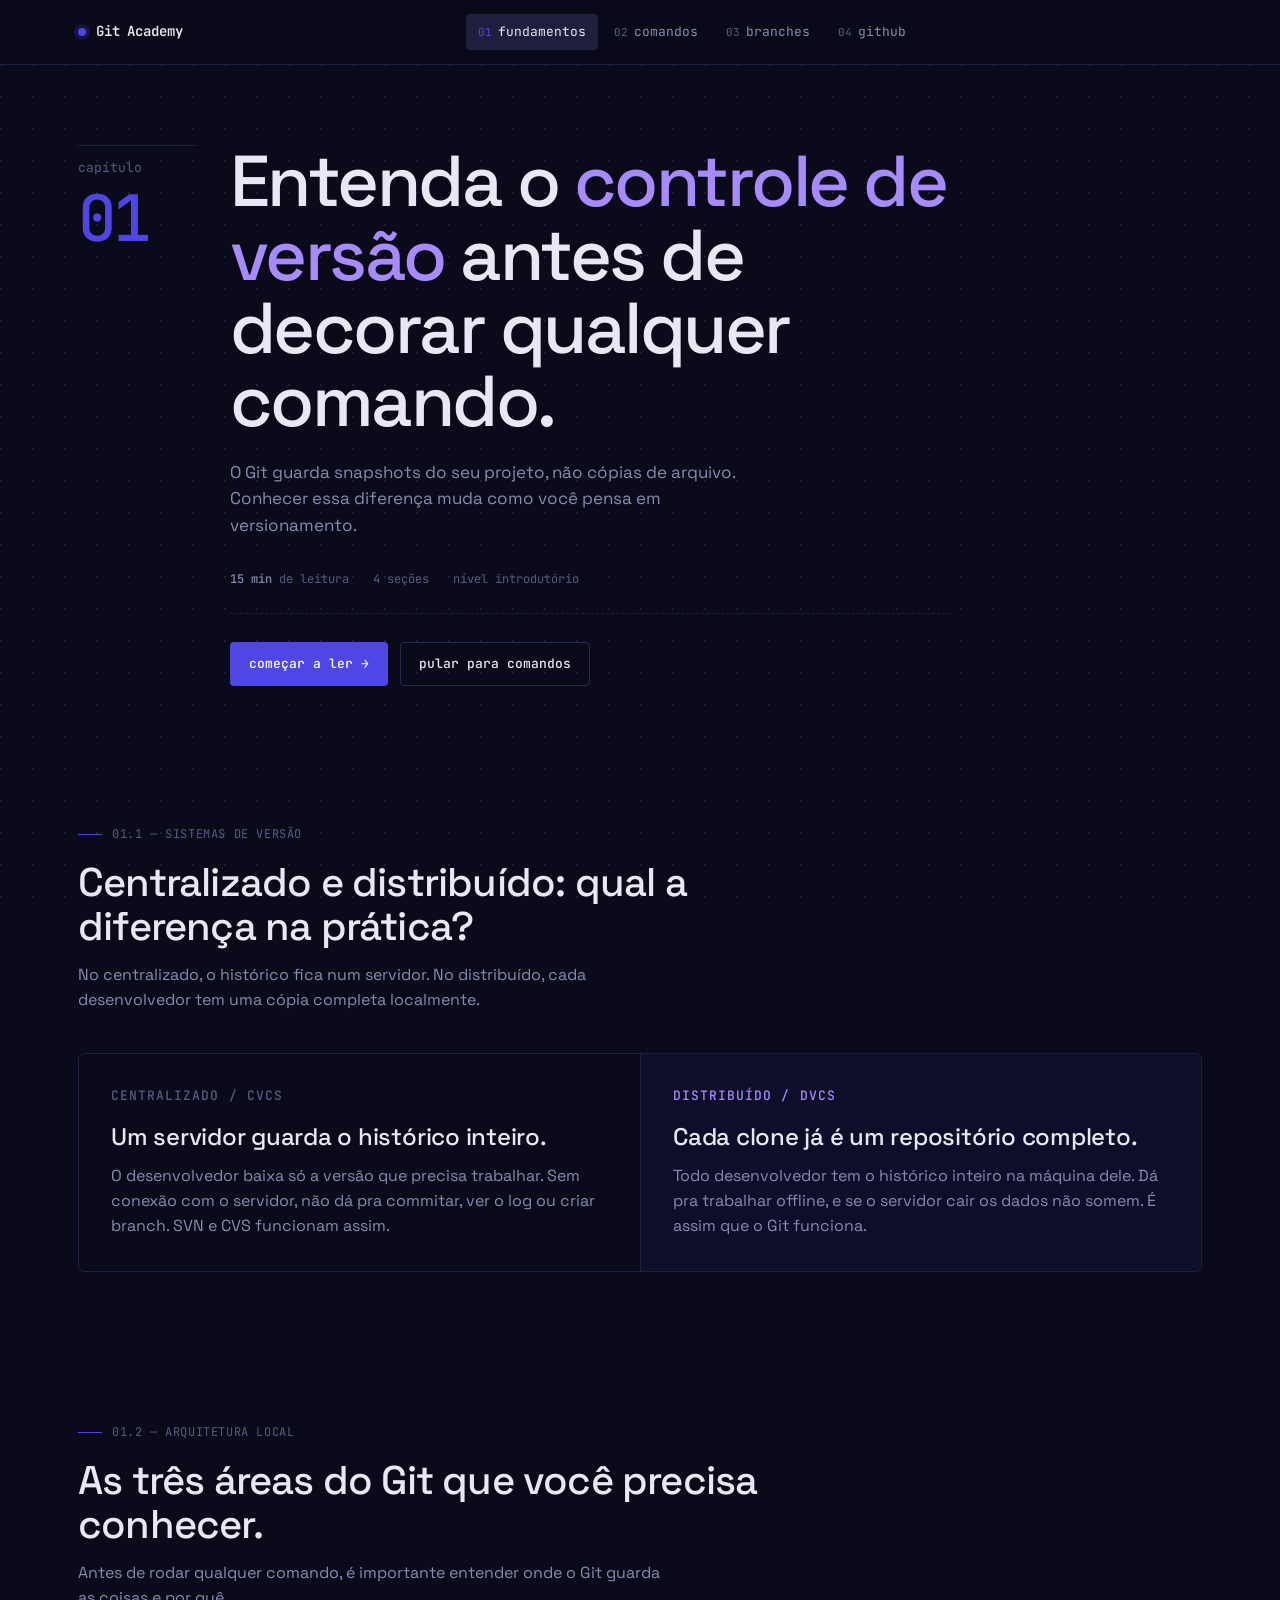
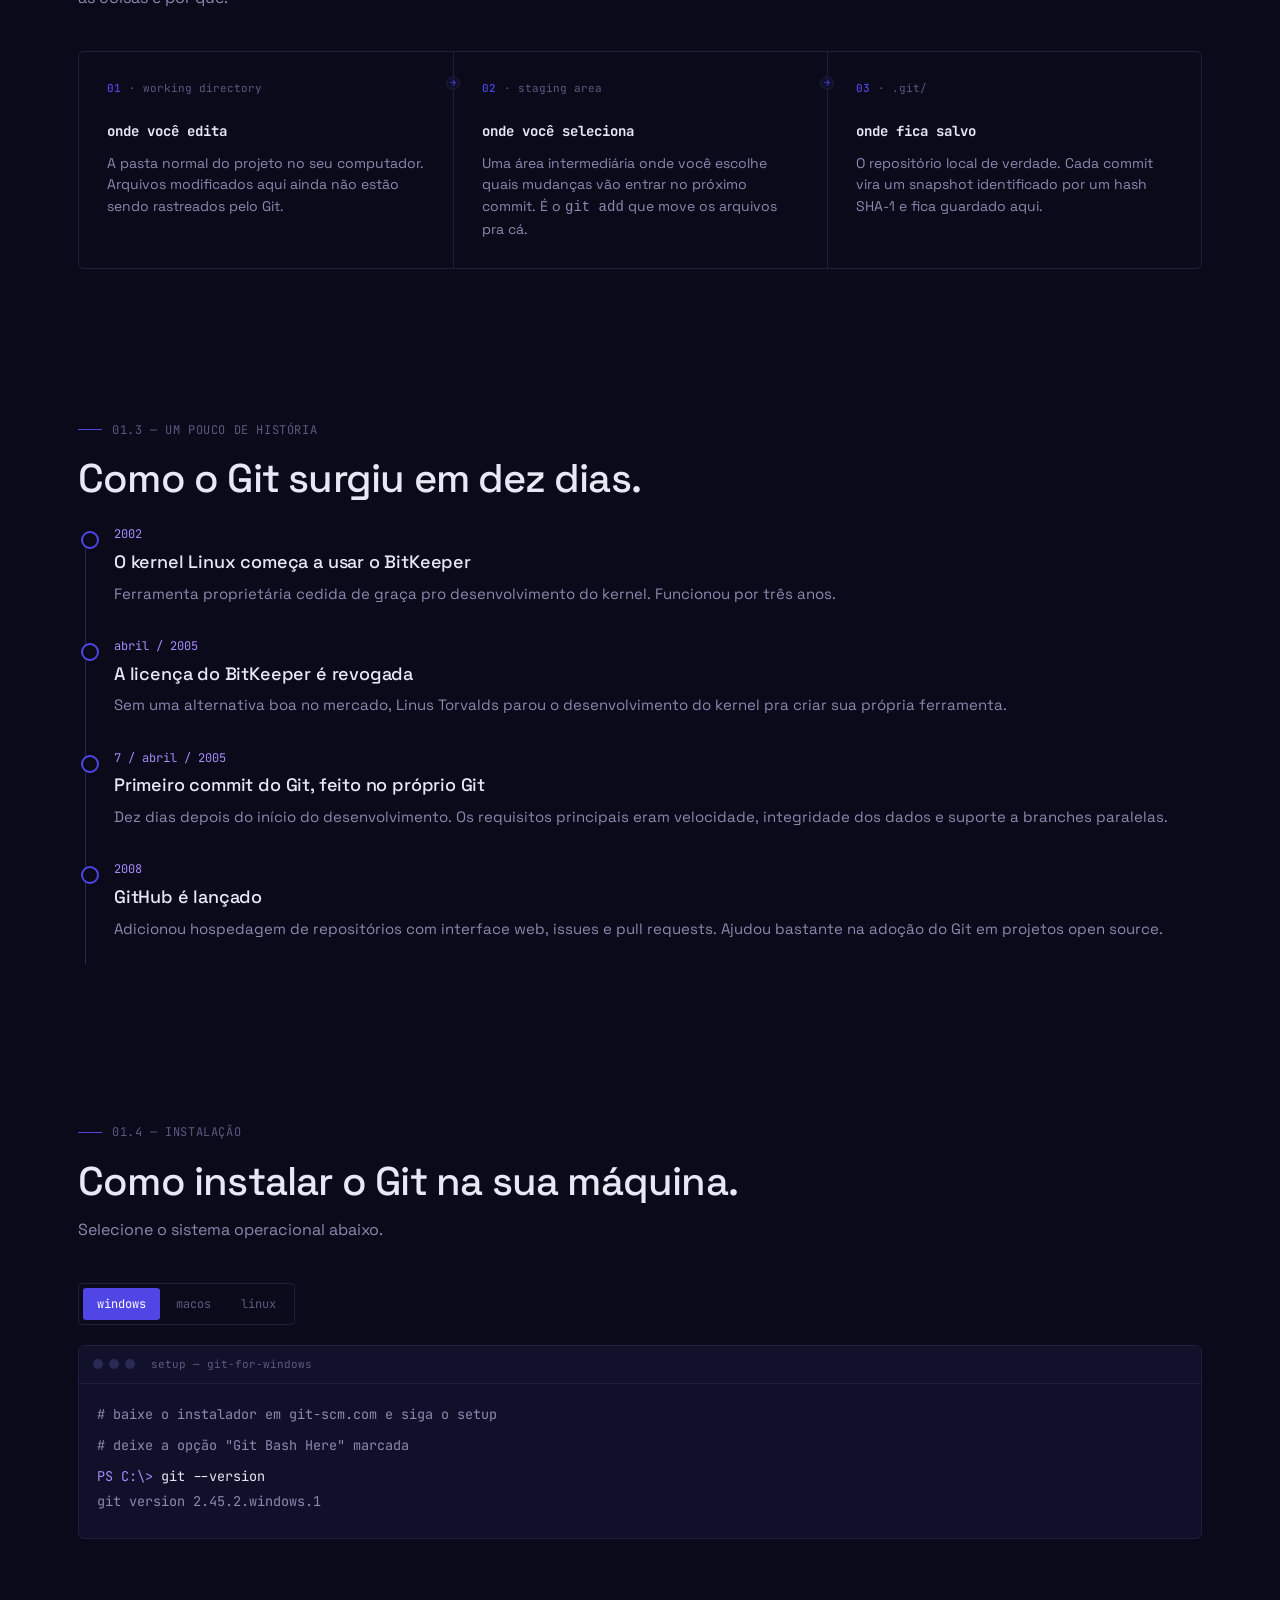
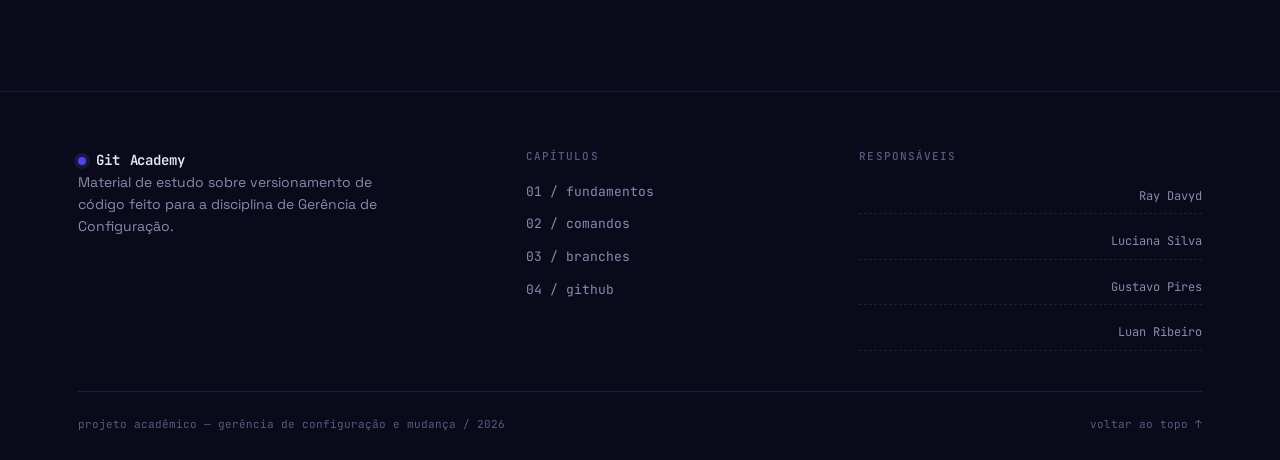
<file: index.html>
<!DOCTYPE html>
<html lang="pt-BR">

<head>
  <meta charset="UTF-8" />
  <meta name="viewport" content="width=device-width, initial-scale=1.0" />
  <title>Git Academy — 01 / Fundamentos do controle de versão</title>
  <meta name="description"
    content="Material de estudo sobre Git: arquitetura local, histórico e instalação. Projeto acadêmico de Engenharia de Software." />
  <link rel="stylesheet" href="css/style.css" />
  <link rel="shortcut icon" href="assets/git-icon-logo-png-transparent.png" type="image/x-icon">
</head>

<body>

  <nav class="navbar">
    <div class="nav-inner">
      <a href="index.html" class="nav-brand">
        <span class="dot"></span>
        <span><b>Git</b> Academy</span>
      </a>
      <ul class="nav-links">
        <li><a href="index.html" data-num="01" class="active">fundamentos</a></li>
        <li><a href="comandos.html" data-num="02">comandos</a></li>
        <li><a href="branch.html" data-num="03">branches</a></li>
        <li><a href="github.html" data-num="04">github</a></li>
      </ul>
      <div class="nav-actions">
        <button class="nav-toggle" title="Menu">
          <span>☰</span>
        </button>
      </div>
    </div>
  </nav>

  <header class="hero">
    <div class="container">
      <div class="hero-grid">
        <div class="hero-num">
          capítulo
          <b>01</b>
        </div>
        <div class="hero-content reveal">
          <h1>Entenda o <em>controle de versão</em> antes de decorar qualquer comando.</h1>
          <p class="lead">O Git guarda snapshots do seu projeto, não cópias de arquivo. Conhecer essa diferença muda
            como você pensa em versionamento.</p>
          <div class="hero-meta">
            <span><b>15 min</b> de leitura</span>
            <span>4 seções</span>
            <span>nível introdutório</span>
          </div>
          <div class="actions">
            <a href="#vcs" class="btn primary">começar a ler <span class="arrow">→</span></a>
            <a href="comandos.html" class="btn ghost">pular para comandos</a>
          </div>
        </div>
      </div>
    </div>
  </header>
  <section id="vcs" class="reveal">
    <div class="container">
      <span class="section-label">01.1 — sistemas de versão</span>
      <h2>Centralizado e distribuído: qual a diferença na prática?</h2>
      <p class="sub">No centralizado, o histórico fica num servidor. No distribuído, cada desenvolvedor tem uma cópia
        completa localmente.</p>

      <div class="split">
        <div>
          <h3>Centralizado / CVCS</h3>
          <p class="big">Um servidor guarda o histórico inteiro.</p>
          <p>O desenvolvedor baixa só a versão que precisa trabalhar. Sem conexão com o servidor, não dá pra commitar,
            ver o log ou criar branch. SVN e CVS funcionam assim.</p>
        </div>
        <div class="winner">
          <h3>Distribuído / DVCS</h3>
          <p class="big">Cada clone já é um repositório completo.</p>
          <p>Todo desenvolvedor tem o histórico inteiro na máquina dele. Dá pra trabalhar offline, e se o servidor cair
            os dados não somem. É assim que o Git funciona.</p>
        </div>
      </div>
    </div>
  </section>
  <section id="areas" class="reveal">
    <div class="container">
      <span class="section-label">01.2 — arquitetura local</span>
      <h2>As três áreas do Git que você precisa conhecer.</h2>
      <p class="sub">Antes de rodar qualquer comando, é importante entender onde o Git guarda as coisas e por quê.</p>

      <div class="stages">
        <div class="stage">
          <div class="stage-num"><b>01</b> · working directory</div>
          <h3>onde você edita</h3>
          <p>A pasta normal do projeto no seu computador. Arquivos modificados aqui ainda não estão sendo rastreados
            pelo Git.</p>
          <div class="arrow-r">→</div>
        </div>
        <div class="stage">
          <div class="stage-num"><b>02</b> · staging area</div>
          <h3>onde você seleciona</h3>
          <p>Uma área intermediária onde você escolhe quais mudanças vão entrar no próximo commit. É o
            <code>git add</code> que move os arquivos pra cá.
          </p>
          <div class="arrow-r">→</div>
        </div>
        <div class="stage">
          <div class="stage-num"><b>03</b> · .git/</div>
          <h3>onde fica salvo</h3>
          <p>O repositório local de verdade. Cada commit vira um snapshot identificado por um hash SHA-1 e fica
            guardado aqui.</p>
        </div>
      </div>
    </div>
  </section>
  <section id="historia" class="reveal">
    <div class="container">
      <span class="section-label">01.3 — um pouco de história</span>
      <h2>Como o Git surgiu em dez dias.</h2>

      <div class="timeline"">
        <div class=" t-item">
        <span class="t-year">2002</span>
        <h4>O kernel Linux começa a usar o BitKeeper</h4>
        <p>Ferramenta proprietária cedida de graça pro desenvolvimento do kernel. Funcionou por três anos.</p>
      </div>
      <div class="t-item">
        <span class="t-year">abril / 2005</span>
        <h4>A licença do BitKeeper é revogada</h4>
        <p>Sem uma alternativa boa no mercado, Linus Torvalds parou o desenvolvimento do kernel pra criar sua própria
          ferramenta.</p>
      </div>
      <div class="t-item">
        <span class="t-year">7 / abril / 2005</span>
        <h4>Primeiro commit do Git, feito no próprio Git</h4>
        <p>Dez dias depois do início do desenvolvimento. Os requisitos principais eram velocidade, integridade dos
          dados e suporte a branches paralelas.</p>
      </div>
      <div class="t-item">
        <span class="t-year">2008</span>
        <h4>GitHub é lançado</h4>
        <p>Adicionou hospedagem de repositórios com interface web, issues e pull requests. Ajudou bastante na adoção
          do Git em projetos open source.</p>
      </div>
    </div>
    </div>
  </section>
  <section id="instalar" class="reveal">
    <div class="container">
      <span class="section-label">01.4 — instalação</span>
      <h2>Como instalar o Git na sua máquina.</h2>
      <p class="sub">Selecione o sistema operacional abaixo.</p>

      <div class="tabs">
        <button class="tab-btn active" data-tab="win">windows</button>
        <button class="tab-btn" data-tab="mac">macos</button>
        <button class="tab-btn" data-tab="linux">linux</button>
      </div>

      <div class="tab-panel active" id="win">
        <div class="terminal">
          <div class="terminal-bar"><span class="d"></span><span class="d"></span><span class="d"></span><span
              class="name">setup — git-for-windows</span></div>
          <div class="terminal-body">
            <span class="out"># baixe o instalador em git-scm.com e siga o setup</span>
            <span class="out"># deixe a opção "Git Bash Here" marcada</span>
            <span class="prompt">PS C:\&gt;</span> <span class="cmd">git --version</span>
            <span class="out">git version 2.45.2.windows.1</span>
          </div>
        </div>
      </div>
      <div class="tab-panel" id="mac">
        <div class="terminal">
          <div class="terminal-bar"><span class="d"></span><span class="d"></span><span class="d"></span><span
              class="name">zsh — homebrew</span></div>
          <div class="terminal-body">
            <span class="prompt">~ $</span> <span class="cmd">brew install git</span>
            <span class="out">==&gt; Installing git ...</span>
            <span class="prompt">~ $</span> <span class="cmd">git --version</span>
            <span class="out">git version 2.45.2</span>
          </div>
        </div>
      </div>
      <div class="tab-panel" id="linux">
        <div class="terminal">
          <div class="terminal-bar"><span class="d"></span><span class="d"></span><span class="d"></span><span
              class="name">bash — debian/ubuntu</span></div>
          <div class="terminal-body">
            <span class="prompt">$</span> <span class="cmd">sudo apt update &amp;&amp; sudo apt install git -y</span>
            <span class="out">Setting up git (1:2.43.0-1ubuntu7) ...</span>
            <span class="prompt">$</span> <span class="cmd">git --version</span>
            <span class="out">git version 2.43.0</span>
          </div>
        </div>
      </div>
    </div>
  </section>
  <footer class="footer">
    <div class="container">
      <div class="footer-top">
        <div>
          <a href="index.html" class="nav-brand">
            <span class="dot"></span><span><b>Git</b></span>Academy</span>
          </a>
          <p>Material de estudo sobre versionamento de código feito para a disciplina de Gerência de Configuração.</p>
        </div>
        <div>
          <h5>capítulos</h5>
          <ul>
            <li><a href="index.html">01 / fundamentos</a></li>
            <li><a href="comandos.html">02 / comandos</a></li>
            <li><a href="branch.html">03 / branches</a></li>
            <li><a href="github.html">04 / github</a></li>
          </ul>
        </div>
        <div>
          <h5>responsáveis</h5>
          <div class="team-list">
            <div class="team-row"><span></span><span>Ray Davyd</span></div>
            <div class="team-row"><span></span><span>Luciana Silva</span></div>
            <div class="team-row"><span></span><span>Gustavo Pires</span></div>
            <div class="team-row"><span></span><span>Luan Ribeiro</span></div>
          </div>
        </div>
      </div>
      <div class="footer-bottom">
        <span>projeto acadêmico — gerência de configuração e mudança / 2026</span>
        <a href="#top" onclick="window.scrollTo({top:0,behavior:'smooth'});return false;">voltar ao topo ↑</a>
      </div>
    </div>
  </footer>

  <script src="js/main.js"></script>
</body>

</html>
</file>
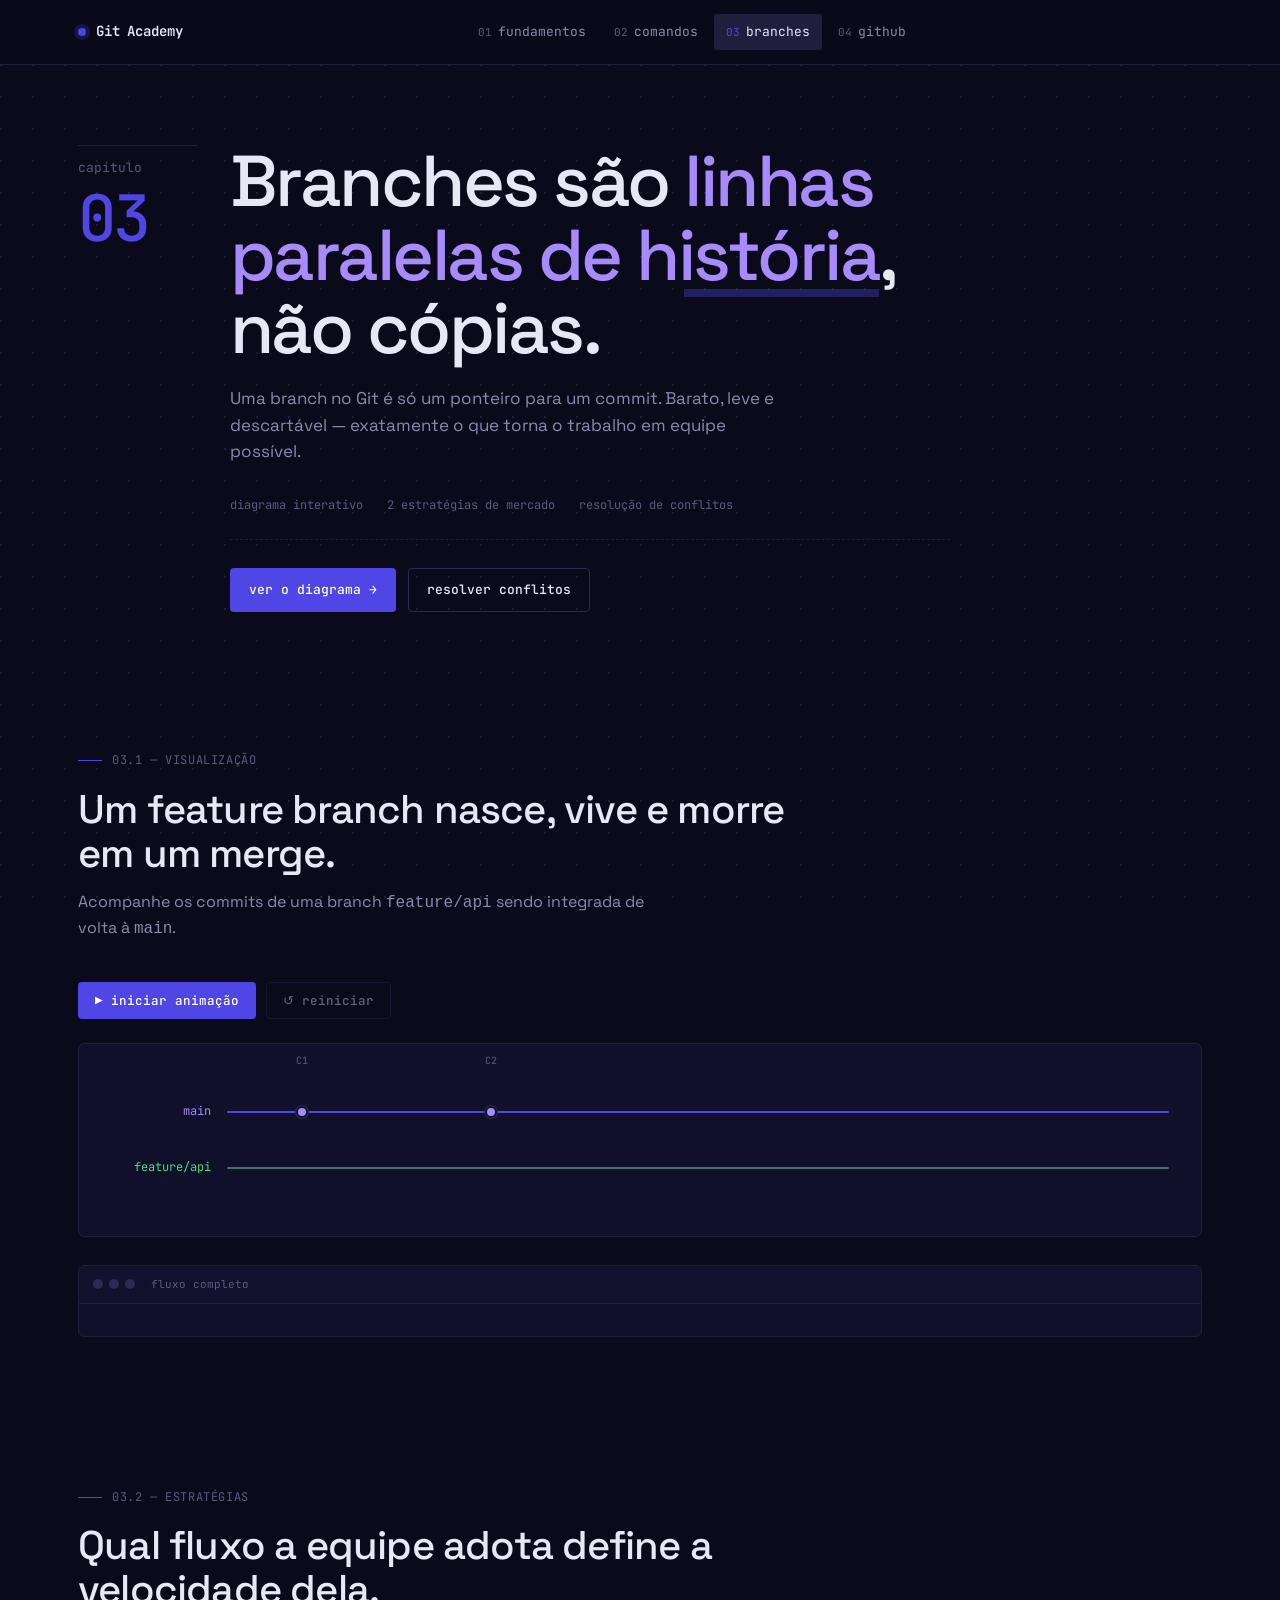
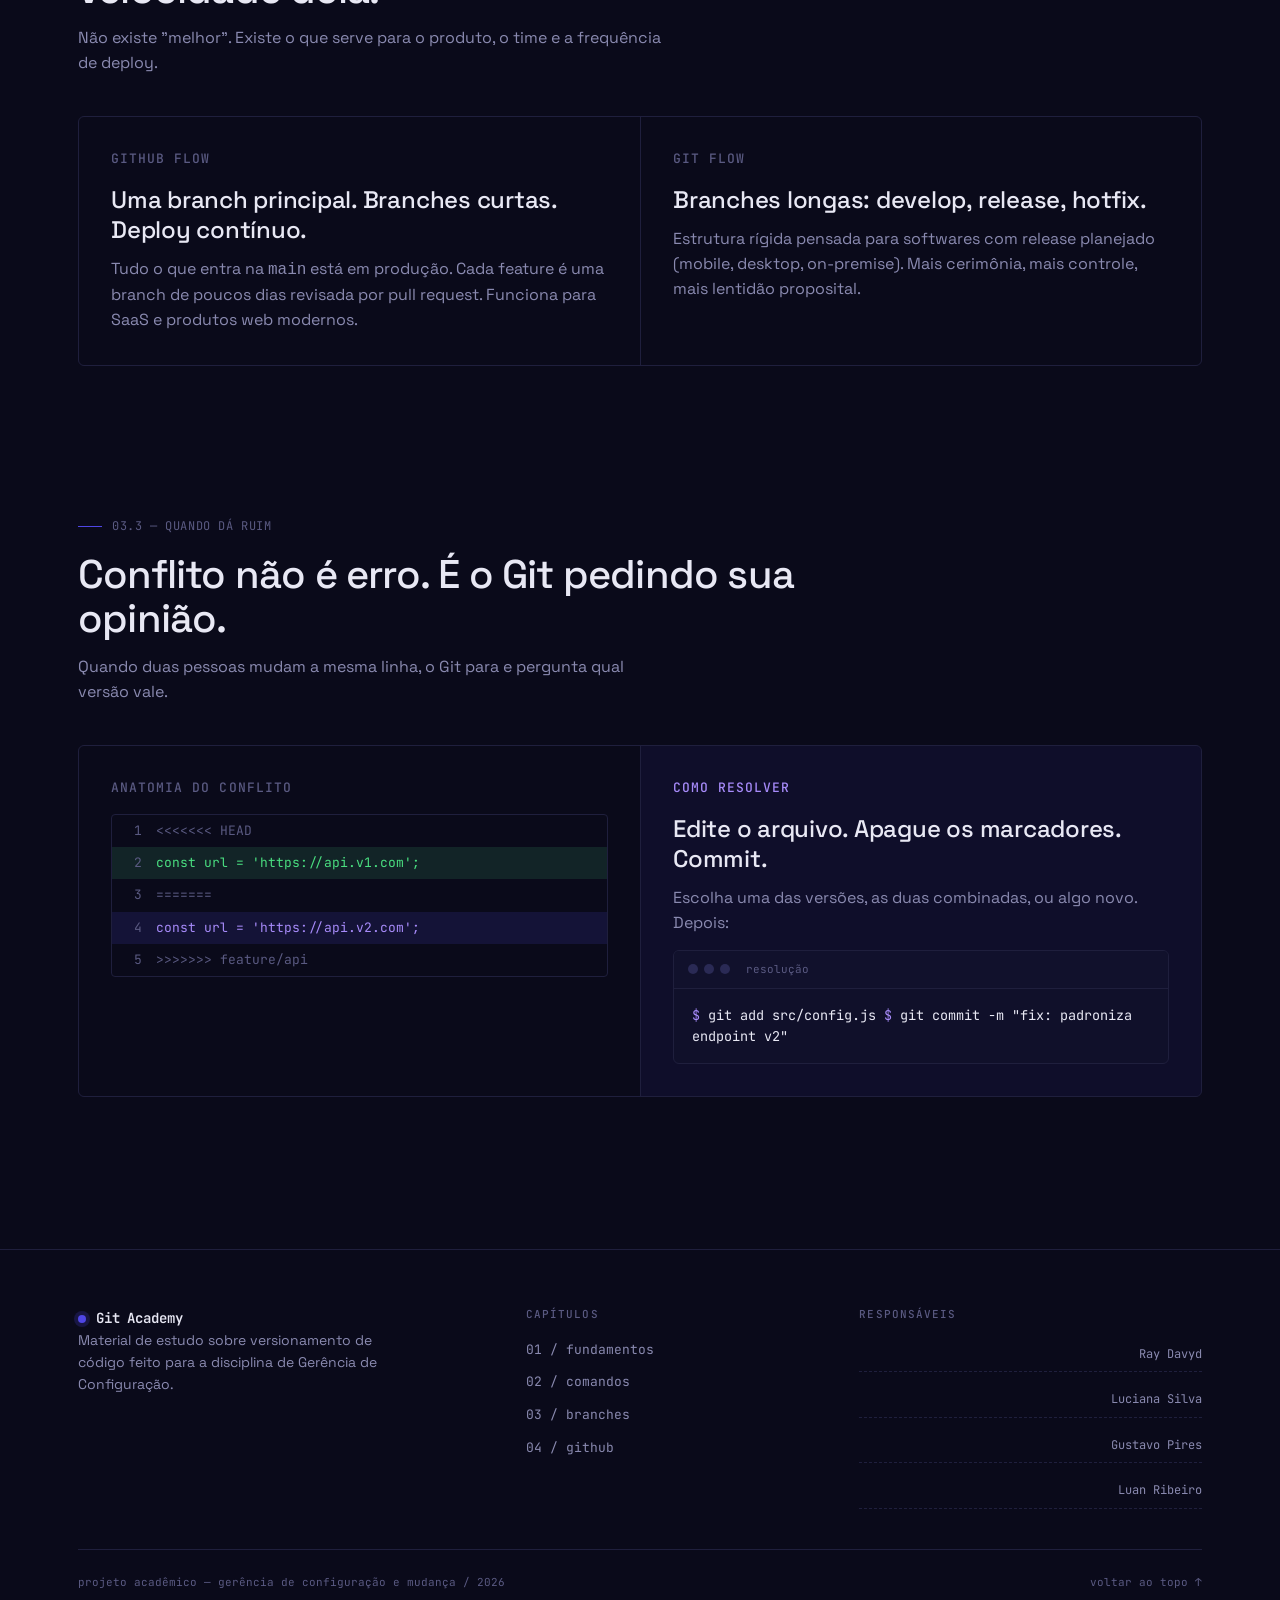
<file: branch.html>
<!DOCTYPE html>
<html lang="pt-BR">

<head>
  <meta charset="UTF-8" />
  <meta name="viewport" content="width=device-width, initial-scale=1.0" />
  <title>Git Academy — 03 / Branches e trabalho em paralelo</title>
  <meta name="description"
    content="Como branches funcionam, estratégias de branching e como resolver conflitos sem entrar em pânico." />
  <link rel="stylesheet" href="css/style.css" />
  <link rel="shortcut icon" href="assets/git-icon-logo-png-transparent.png" type="image/x-icon">
</head>

<body>

  <nav class="navbar">
    <div class="nav-inner">
      <a href="index.html" class="nav-brand">
        <span class="dot"></span>
        <span><b>Git</b> Academy</span>
      </a>
      <ul class="nav-links">
        <li><a href="index.html" data-num="01">fundamentos</a></li>
        <li><a href="comandos.html" data-num="02">comandos</a></li>
        <li><a href="branch.html" data-num="03" class="active">branches</a></li>
        <li><a href="github.html" data-num="04">github</a></li>
      </ul>
      <div class="nav-actions">
        <button class="nav-toggle" title="Menu">
          <span>☰</span>
        </button>
      </div>
    </div>
  </nav>

  <header class="hero">
    <div class="container">
      <div class="hero-grid">
        <div class="hero-num">capítulo<b>03</b></div>
        <div class="hero-content reveal">
          <h1>Branches são <em>linhas paralelas de história</em>, não cópias.</h1>
          <p class="lead">Uma branch no Git é só um ponteiro para um commit. Barato, leve e descartável — exatamente o
            que torna o trabalho em equipe possível.</p>
          <div class="hero-meta">
            <span>diagrama interativo</span>
            <span>2 estratégias de mercado</span>
            <span>resolução de conflitos</span>
          </div>
          <div class="actions">
            <a href="#diagrama" class="btn primary">ver o diagrama <span class="arrow">→</span></a>
            <a href="#conflitos" class="btn ghost">resolver conflitos</a>
          </div>
        </div>
      </div>
    </div>
  </header>

  <section id="diagrama" class="reveal">
  <div class="container">
    <span class="section-label">03.1 — visualização</span>
    <h2>Um feature branch nasce, vive e morre em um merge.</h2>
    <p class="sub">Acompanhe os commits de uma branch <code>feature/api</code> sendo integrada de volta à
      <code>main</code>.
    </p>

    <div class="diagram-controls">
      <button class="btn primary" id="btn-start-animation">▶ iniciar animação</button>
      <button class="btn ghost" id="btn-reset-animation" disabled>↺ reiniciar</button>
    </div>

    <div class="branch-diagram" id="branch-diagram">
      <div class="branch-row main">
        <div class="branch-name">main</div>
        <div class="line" id="line-main">
          <div class="line-fill"></div>

          <div class="commit-dot" data-commit="c1" data-order="0" style="left: 8%;">
            <span class="commit-label" style="left:50%;">C1</span>
          </div>

          <div class="commit-dot" data-commit="c2" data-order="1" style="left: 28%;">
            <span class="commit-label" style="left:50%;">C2</span>
          </div>

          <div class="commit-dot" data-commit="c5" data-order="4"
               style="left: 92%; background: var(--violet); box-shadow: 0 0 0 1px var(--violet);">
            <span class="commit-label">C5 merge</span>
          </div>
        </div>
      </div>

      <div class="branch-row feature">
        <div class="branch-name">feature/api</div>
        <div class="line" id="line-feature">
          <div class="line-fill"></div>

          <div class="commit-dot" data-commit="c3" data-order="2" style="left: 45%;">
            <span class="commit-label" style="left:50%;">C3</span>
          </div>

          <div class="commit-dot" data-commit="c4" data-order="3" style="left: 70%;">
            <span class="commit-label" style="left:50%;">C4</span>
          </div>
        </div>
      </div>

      <svg class="merge-connector" id="merge-connector" viewBox="0 0 100 100" preserveAspectRatio="none"
           style="position:absolute; left:0; top:0; width:100%; height:100%;">
        <path id="merge-path" d="" />
      </svg>
    </div>

    <div class="terminal" style="margin-top: 28px;" id="terminal-fluxo">
      <div class="terminal-bar"><span class="d"></span><span class="d"></span><span class="d"></span><span
          class="name">fluxo completo</span></div>
      <div class="terminal-body" id="terminal-body">
      </div>
    </div>
  </div>
</section>

  <section id="estrategias" class="reveal">
    <div class="container">
      <span class="section-label">03.2 — estratégias</span>
      <h2>Qual fluxo a equipe adota define a velocidade dela.</h2>
      <p class="sub">Não existe "melhor". Existe o que serve para o produto, o time e a frequência de deploy.</p>

      <div class="split">
        <div>
          <h3>GitHub Flow</h3>
          <p class="big">Uma branch principal. Branches curtas. Deploy contínuo.</p>
          <p>Tudo o que entra na <code>main</code> está em produção. Cada feature é uma branch de poucos dias revisada
            por pull request. Funciona para SaaS e produtos web modernos.</p>
        </div>
        <div>
          <h3>Git Flow</h3>
          <p class="big">Branches longas: develop, release, hotfix.</p>
          <p>Estrutura rígida pensada para softwares com release planejado (mobile, desktop, on-premise). Mais
            cerimônia, mais controle, mais lentidão proposital.</p>
        </div>
      </div>
    </div>
  </section>

  <section id="conflitos" class="reveal">
    <div class="container">
      <span class="section-label">03.3 — quando dá ruim</span>
      <h2>Conflito não é erro. É o Git pedindo sua opinião.</h2>
      <p class="sub">Quando duas pessoas mudam a mesma linha, o Git para e pergunta qual versão vale.</p>

      <div class="split">
        <div>
          <h3>anatomia do conflito</h3>
          <div class="conflict" style="margin-top: 12px;">
            <div class="ln marker"><span class="n">1</span>&lt;&lt;&lt;&lt;&lt;&lt;&lt; HEAD</div>
            <div class="ln head"><span class="n">2</span>const url = 'https://api.v1.com';</div>
            <div class="ln marker"><span class="n">3</span>=======</div>
            <div class="ln incoming"><span class="n">4</span>const url = 'https://api.v2.com';</div>
            <div class="ln marker"><span class="n">5</span>&gt;&gt;&gt;&gt;&gt;&gt;&gt; feature/api</div>
          </div>
        </div>
        <div class="winner">
          <h3>como resolver</h3>
          <p class="big">Edite o arquivo. Apague os marcadores. Commit.</p>
          <p>Escolha uma das versões, as duas combinadas, ou algo novo. Depois:</p>
          <div class="terminal" style="margin-top: 14px;">
            <div class="terminal-bar"><span class="d"></span><span class="d"></span><span class="d"></span><span
                class="name">resolução</span></div>
            <div class="terminal-body">
              <span class="prompt">$</span> <span class="cmd">git add src/config.js</span>
              <span class="prompt">$</span> <span class="cmd">git commit -m "fix: padroniza endpoint v2"</span>
            </div>
          </div>
        </div>
      </div>
    </div>
  </section>

  <footer class="footer">
    <div class="container">
      <div class="footer-top">
        <div>
          <a href="index.html" class="nav-brand">
            <span class="dot"></span><span><b>Git</b> Academy</span>
          </a>
          <p>Material de estudo sobre versionamento de código feito para a disciplina de Gerência de Configuração.
          </p>
        </div>
        <div>
          <h5>capítulos</h5>
          <ul>
            <li><a href="index.html">01 / fundamentos</a></li>
            <li><a href="comandos.html">02 / comandos</a></li>
            <li><a href="branch.html">03 / branches</a></li>
            <li><a href="github.html">04 / github</a></li>
          </ul>
        </div>
        <div>
          <h5>responsáveis</h5>
          <div class="team-list">
            <div class="team-row"><span></span><span>Ray Davyd</span></div>
            <div class="team-row"><span></span><span>Luciana Silva</span></div>
            <div class="team-row"><span></span><span>Gustavo Pires</span></div>
            <div class="team-row"><span></span><span>Luan Ribeiro</span></div>
          </div>
        </div>
      </div>
      <div class="footer-bottom">
        <span>projeto acadêmico — gerência de configuração e mudança / 2026</span>
        <a href="#top" onclick="window.scrollTo({top:0,behavior:'smooth'});return false;">voltar ao topo ↑</a>
      </div>
    </div>
  </footer>

  <script src="js/main.js"></script>

</body>

</html>
</file>
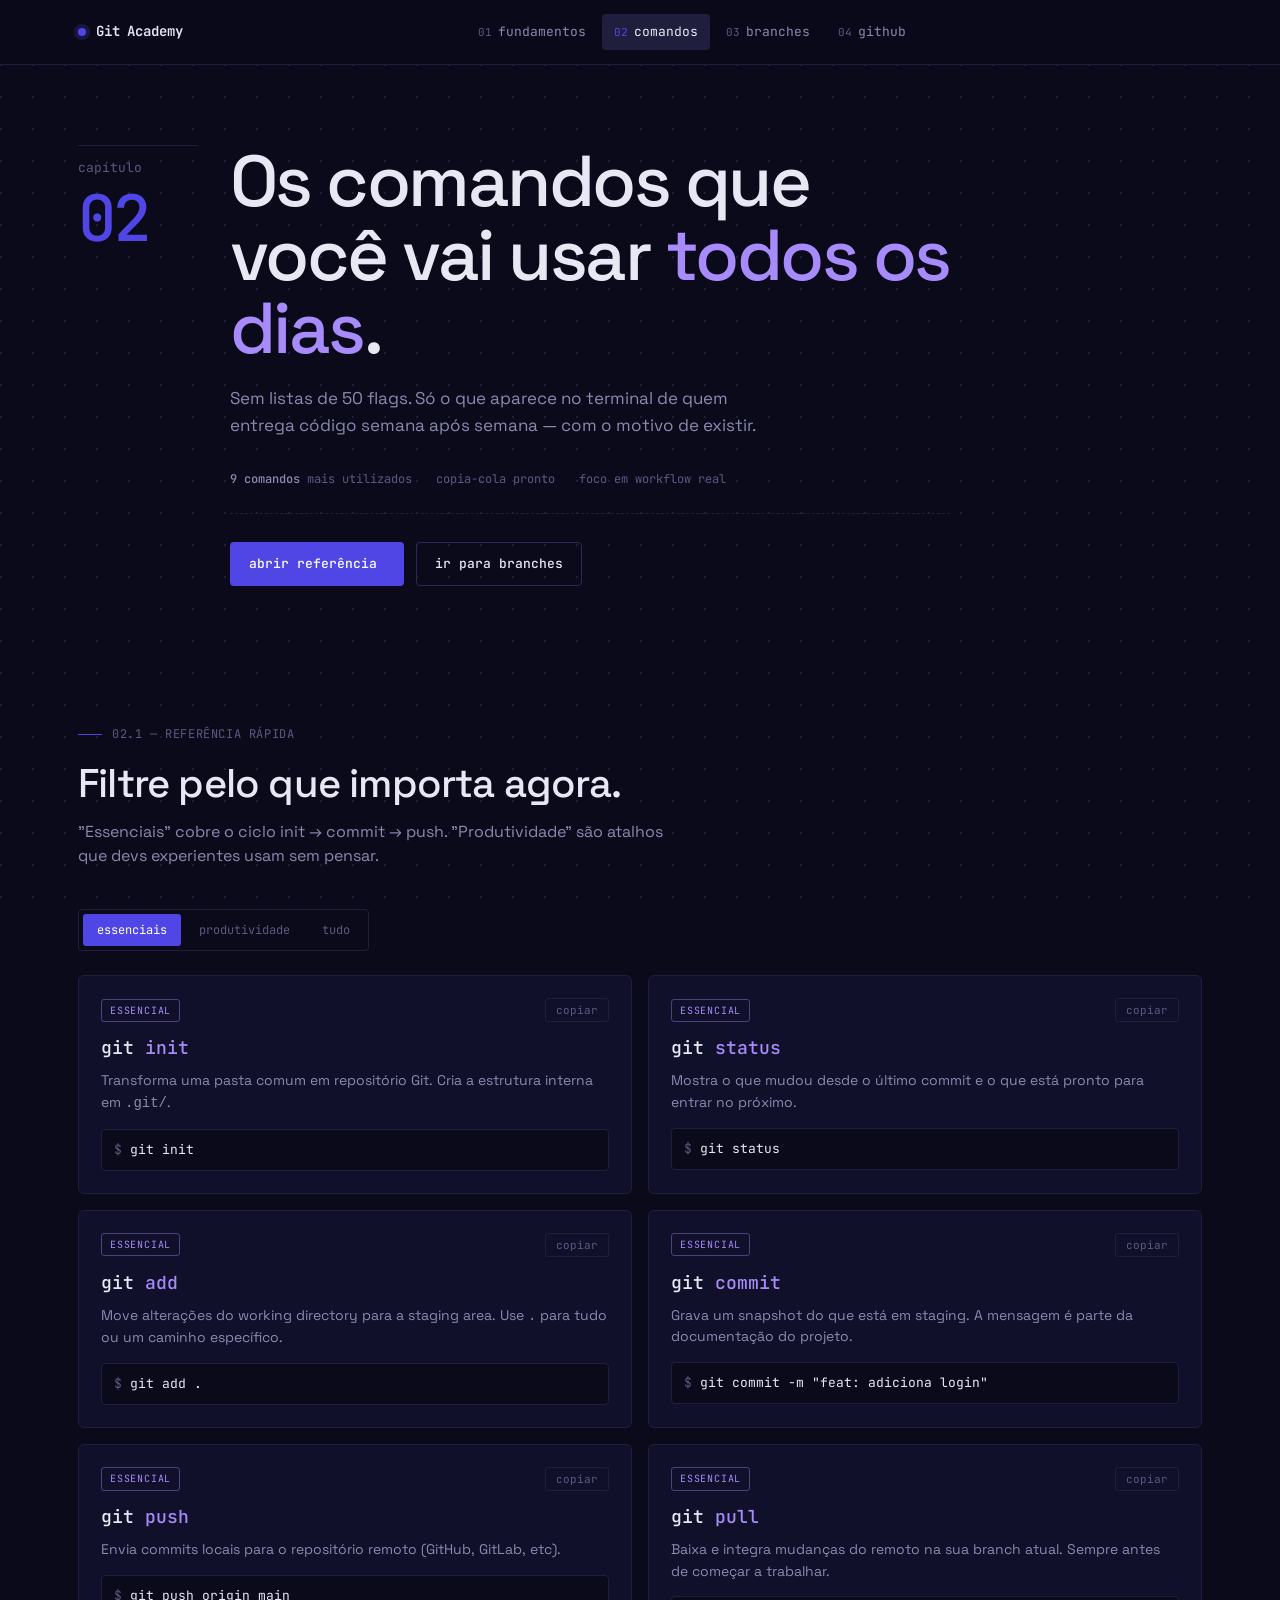
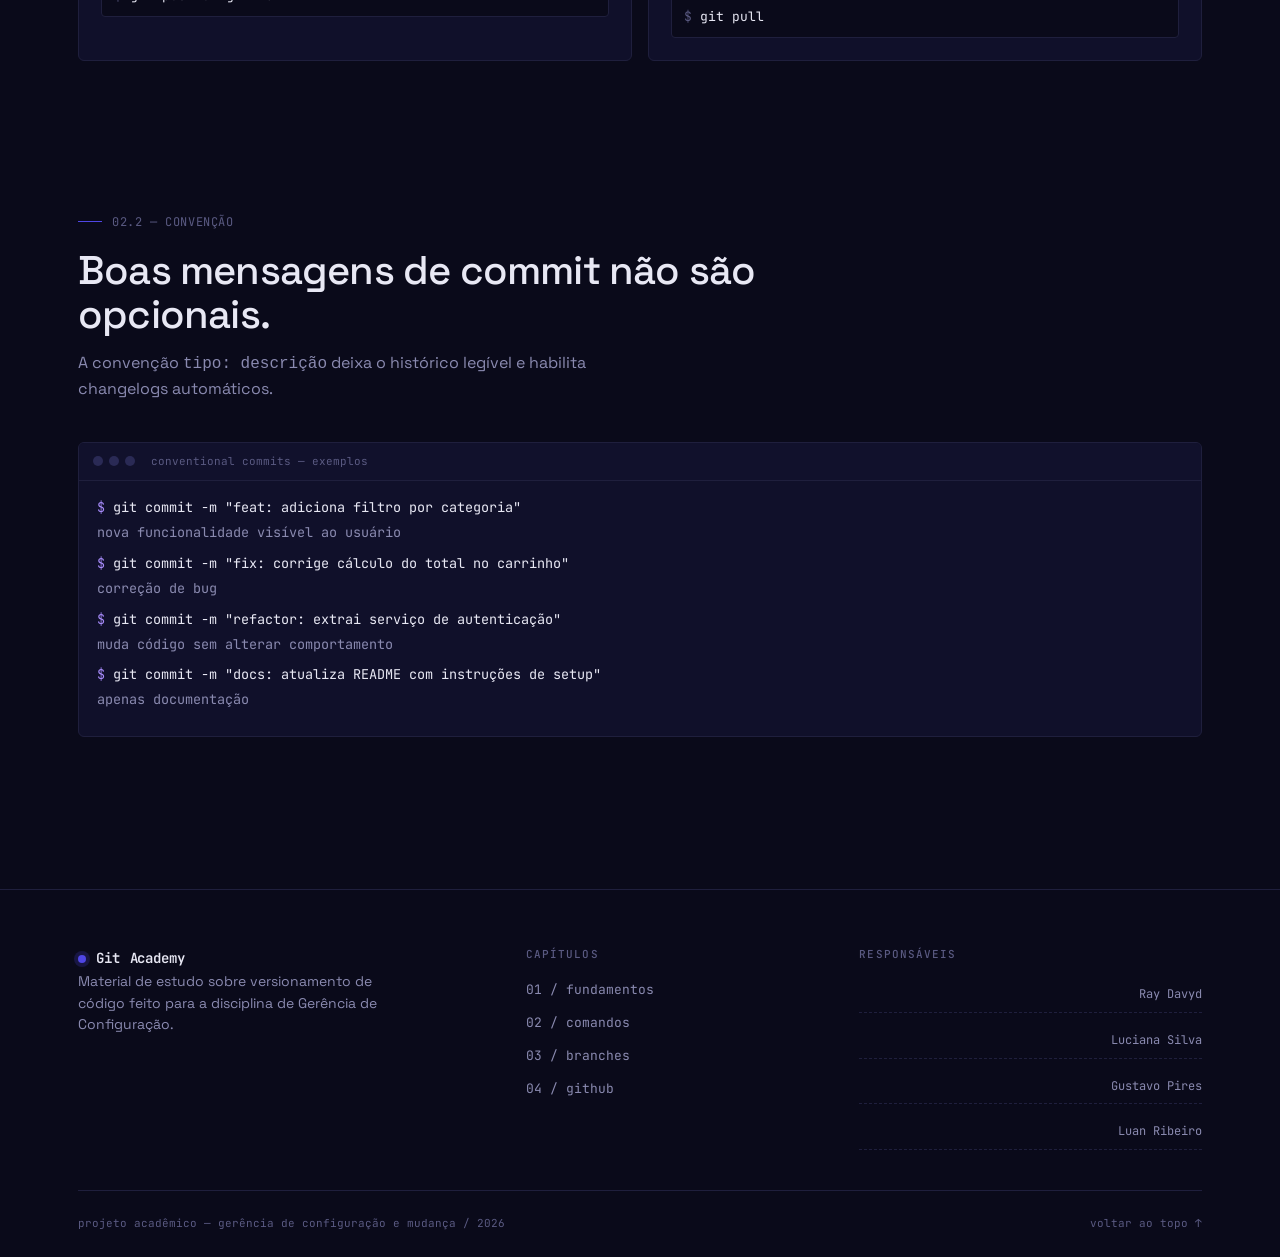
<file: comandos.html>
<!DOCTYPE html>
<html lang="pt-BR">

<head>
  <meta charset="UTF-8">
  <meta name="viewport" content="width=device-width, initial-scale=1.0">
  <title>Git Academy — 02 / Comandos do dia a dia</title>
  <meta name="description"
    content="Referência de comandos Git usados de verdade: status, add, commit, stash, log e mais." />
  <link rel="stylesheet" href="css/style.css" />
  <link rel="shortcut icon" href="assets/git-icon-logo-png-transparent.png" type="image/x-icon">

</head>

<body>
  <nav class="navbar">
    <div class="nav-inner">
      <a href="index.html" class="nav-brand">
        <span class="dot"></span>
        <span><b>Git</b> Academy</span>
      </a>
      <ul class="nav-links">
        <li><a href="index.html" data-num="01">fundamentos</a></li>
        <li><a href="comandos.html" data-num="02" class="active">comandos</a></li>
        <li><a href="branch.html" data-num="03">branches</a></li>
        <li><a href="github.html" data-num="04">github</a></li>
      </ul>
      <div class="nav-actions">
        <button class="nav-toggle" title="Menu">
          <span>☰</span>
        </button>
      </div>
    </div>
  </nav>

  <header class="hero">
    <div class="container">
      <div class="hero-grid">
        <div class="hero-num">capítulo<b>02</b></div>
        <div class="hero-content reveal">
          <h1>Os comandos que você vai usar <em>todos os dias</em>.</h1>
          <p class="lead">Sem listas de 50 flags. Só o que aparece no terminal de quem entrega código semana após semana
            — com o motivo de existir.</p>
          <div class="hero-meta">
            <span><b>9 comandos</b> mais utilizados</span>
            <span>copia-cola pronto</span>
            <span>foco em workflow real</span>
          </div>
          <div class="actions">
            <a href="#lista" class="btn primary">abrir referência <span class="arrow"></span></a>
            <a href="branch.html" class="btn ghost">ir para branches</a>
          </div>
        </div>
      </div>
    </div>
  </header>

  <section id="lista" class="reveal">
    <div class="container">
      <span class="section-label">02.1 — referência rápida</span>
      <h2>Filtre pelo que importa agora.</h2>
      <p class="sub">"Essenciais" cobre o ciclo init → commit → push. "Produtividade" são atalhos que devs experientes
        usam sem pensar.</p>

      <div class="filter-bar">
        <button class="filter-btn active" data-group="essencial">essenciais</button>
        <button class="filter-btn" data-group="produtividade">produtividade</button>
        <button class="filter-btn" data-group="all">tudo</button>
      </div>

      <div class="cmd-group active cmd-list" data-group="essencial">
        <div class="cmd-card">
          <div class="row1"><span class="tag">essencial</span><button class="copy">copiar</button></div>
          <h3>git <span class="arg">init</span></h3>
          <p>Transforma uma pasta comum em repositório Git. Cria a estrutura interna em <code>.git/</code>.</p>
          <code class="line">git init</code>
        </div>
        <div class="cmd-card">
          <div class="row1"><span class="tag">essencial</span><button class="copy">copiar</button></div>
          <h3>git <span class="arg">status</span></h3>
          <p>Mostra o que mudou desde o último commit e o que está pronto para entrar no próximo.</p>
          <code class="line">git status</code>
        </div>
        <div class="cmd-card">
          <div class="row1"><span class="tag">essencial</span><button class="copy">copiar</button></div>
          <h3>git <span class="arg">add</span></h3>
          <p>Move alterações do working directory para a staging area. Use <code>.</code> para tudo ou um caminho
            específico.</p>
          <code class="line">git add .</code>
        </div>
        <div class="cmd-card">
          <div class="row1"><span class="tag">essencial</span><button class="copy">copiar</button></div>
          <h3>git <span class="arg">commit</span></h3>
          <p>Grava um snapshot do que está em staging. A mensagem é parte da documentação do projeto.</p>
          <code class="line">git commit -m "feat: adiciona login"</code>
        </div>
        <div class="cmd-card">
          <div class="row1"><span class="tag">essencial</span><button class="copy">copiar</button></div>
          <h3>git <span class="arg">push</span></h3>
          <p>Envia commits locais para o repositório remoto (GitHub, GitLab, etc).</p>
          <code class="line">git push origin main</code>
        </div>
        <div class="cmd-card">
          <div class="row1"><span class="tag">essencial</span><button class="copy">copiar</button></div>
          <h3>git <span class="arg">pull</span></h3>
          <p>Baixa e integra mudanças do remoto na sua branch atual. Sempre antes de começar a trabalhar.</p>
          <code class="line">git pull</code>
        </div>
      </div>

      <div class="cmd-group cmd-list" data-group="produtividade">
        <div class="cmd-card">
          <div class="row1"><span class="tag">produtividade</span><button class="copy">copiar</button></div>
          <h3>git <span class="arg">status -s</span></h3>
          <p>Versão compacta do status. Duas colunas: o que está em staging, o que não está.</p>
          <code class="line">git status -s</code>
        </div>
        <div class="cmd-card">
          <div class="row1"><span class="tag">produtividade</span><button class="copy">copiar</button></div>
          <h3>git <span class="arg">stash</span></h3>
          <p>Guarda mudanças não commitadas numa pilha temporária. Útil quando você precisa trocar de branch agora.</p>
          <code class="line">git stash</code>
        </div>
        <div class="cmd-card">
          <div class="row1"><span class="tag">produtividade</span><button class="copy">copiar</button></div>
          <h3>git <span class="arg">log --oneline</span></h3>
          <p>Histórico em uma linha por commit. O log padrão é verboso demais para uso diário.</p>
          <code class="line">git log --oneline --graph -10</code>
        </div>
      </div>
    </div>
  </section>

  <section id="dica" class="reveal">
    <div class="container">
      <span class="section-label">02.2 — convenção</span>
      <h2>Boas mensagens de commit não são opcionais.</h2>
      <p class="sub">A convenção <code>tipo: descrição</code> deixa o histórico legível e habilita changelogs
        automáticos.</p>

      <div class="terminal">
        <div class="terminal-bar"><span class="d"></span><span class="d"></span><span class="d"></span><span
            class="name">conventional commits — exemplos</span></div>
        <div class="terminal-body">
          <span class="prompt">$</span> <span class="cmd">git commit -m "feat: adiciona filtro por categoria"</span>
          <span class="out"> nova funcionalidade visível ao usuário</span>
          <span class="prompt">$</span> <span class="cmd">git commit -m "fix: corrige cálculo do total no
            carrinho"</span>
          <span class="out"> correção de bug</span>
          <span class="prompt">$</span> <span class="cmd">git commit -m "refactor: extrai serviço de
            autenticação"</span>
          <span class="out"> muda código sem alterar comportamento</span>
          <span class="prompt">$</span> <span class="cmd">git commit -m "docs: atualiza README com instruções de
            setup"</span>
          <span class="out"> apenas documentação</span>
        </div>
      </div>
    </div>
  </section>

  <footer class="footer">
    <div class="container">
      <div class="footer-top">
        <div>
          <a href="index.html" class="nav-brand">
            <span class="dot"></span><span><b>Git</b></span>Academy</span>
          </a>
          <p>Material de estudo sobre versionamento de código feito para a disciplina de Gerência de Configuração.
          </p>
        </div>
        <div>
          <h5>capítulos</h5>
          <ul>
            <li><a href="index.html">01 / fundamentos</a></li>
            <li><a href="comandos.html">02 / comandos</a></li>
            <li><a href="branch.html">03 / branches</a></li>
            <li><a href="github.html">04 / github</a></li>
          </ul>
        </div>
        <div>
          <h5>responsáveis</h5>
          <div class="team-list">
            <div class="team-row"><span></span><span>Ray Davyd</span></div>
            <div class="team-row"><span></span><span>Luciana Silva</span></div>
            <div class="team-row"><span></span><span>Gustavo Pires</span></div>
            <div class="team-row"><span></span><span>Luan Ribeiro</span></div>
          </div>
        </div>
      </div>
      <div class="footer-bottom">
        <span>projeto acadêmico — gerência de configuração e mudança / 2026</span>
        <a href="#top" onclick="window.scrollTo({top:0,behavior:'smooth'});return false;">voltar ao topo ↑</a>
      </div>
    </div>
  </footer>

  <script src="js/main.js"></script>

</body>

</html>
</file>
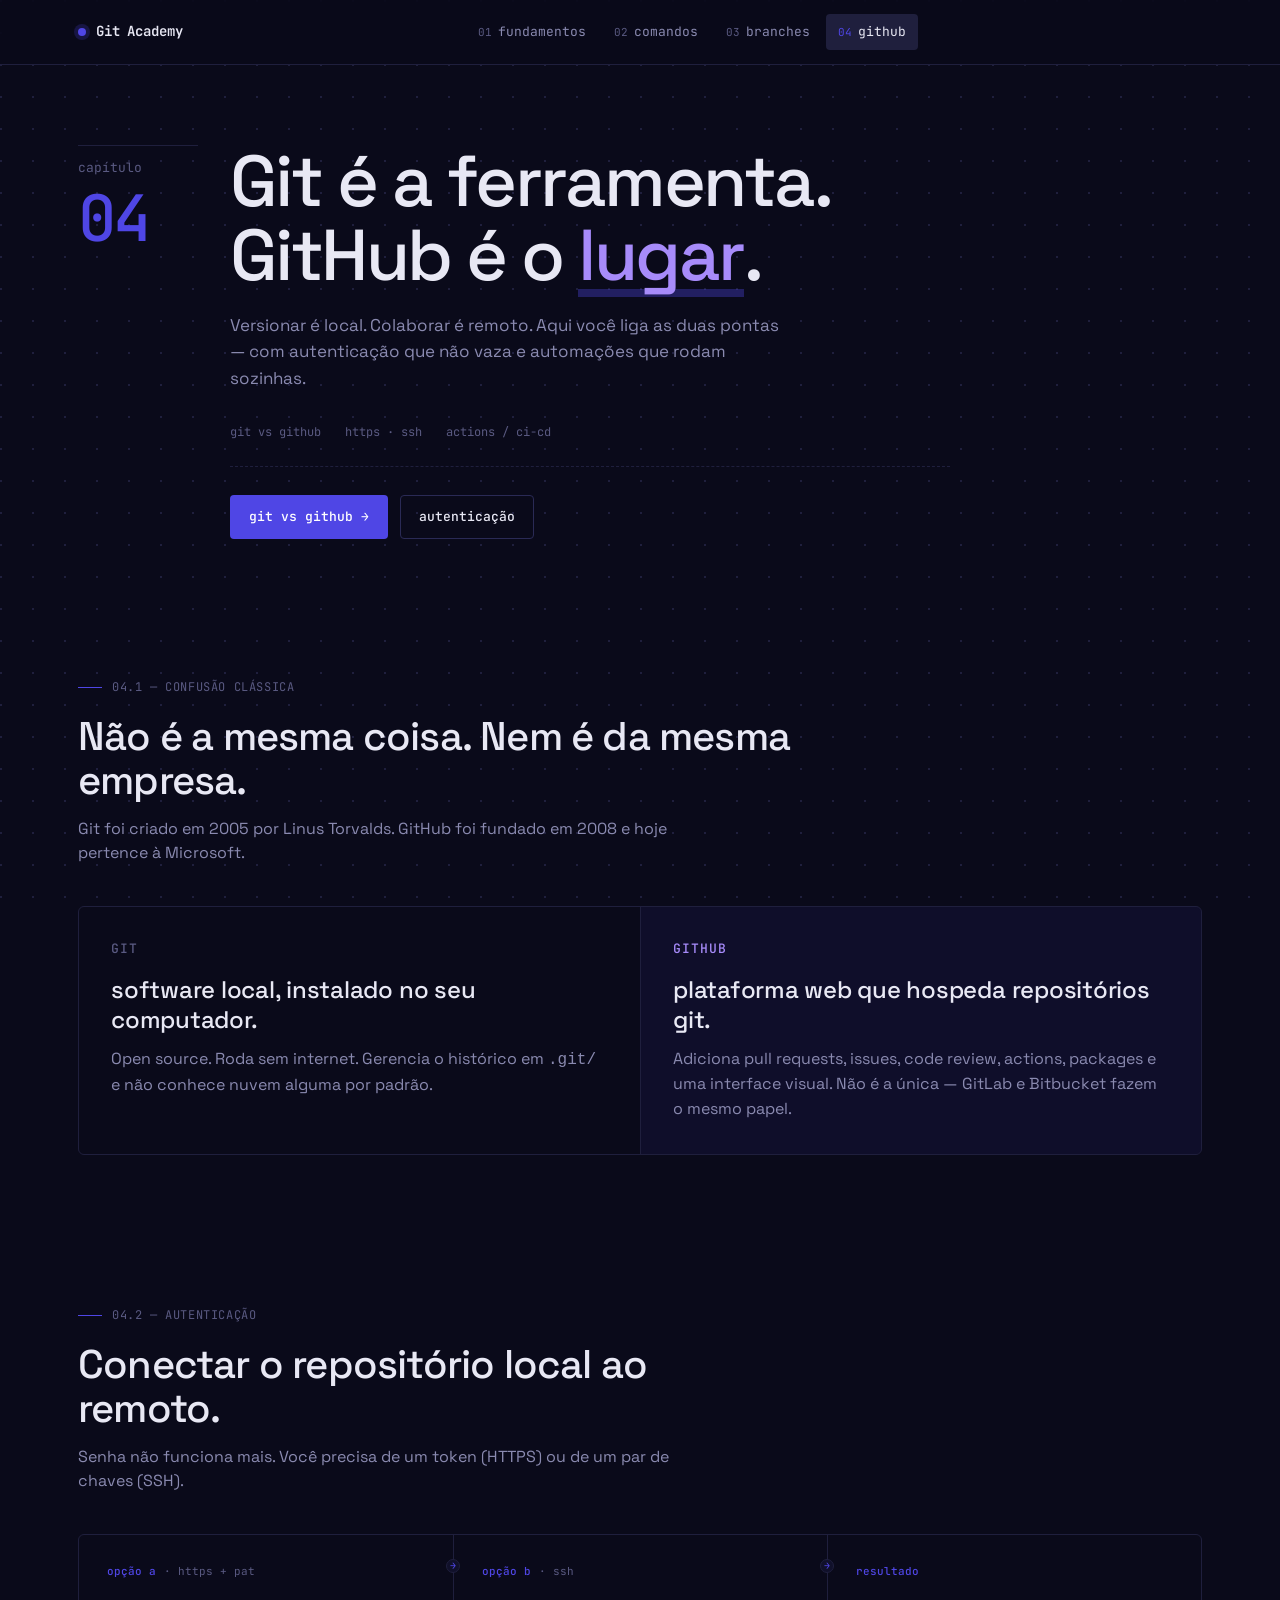
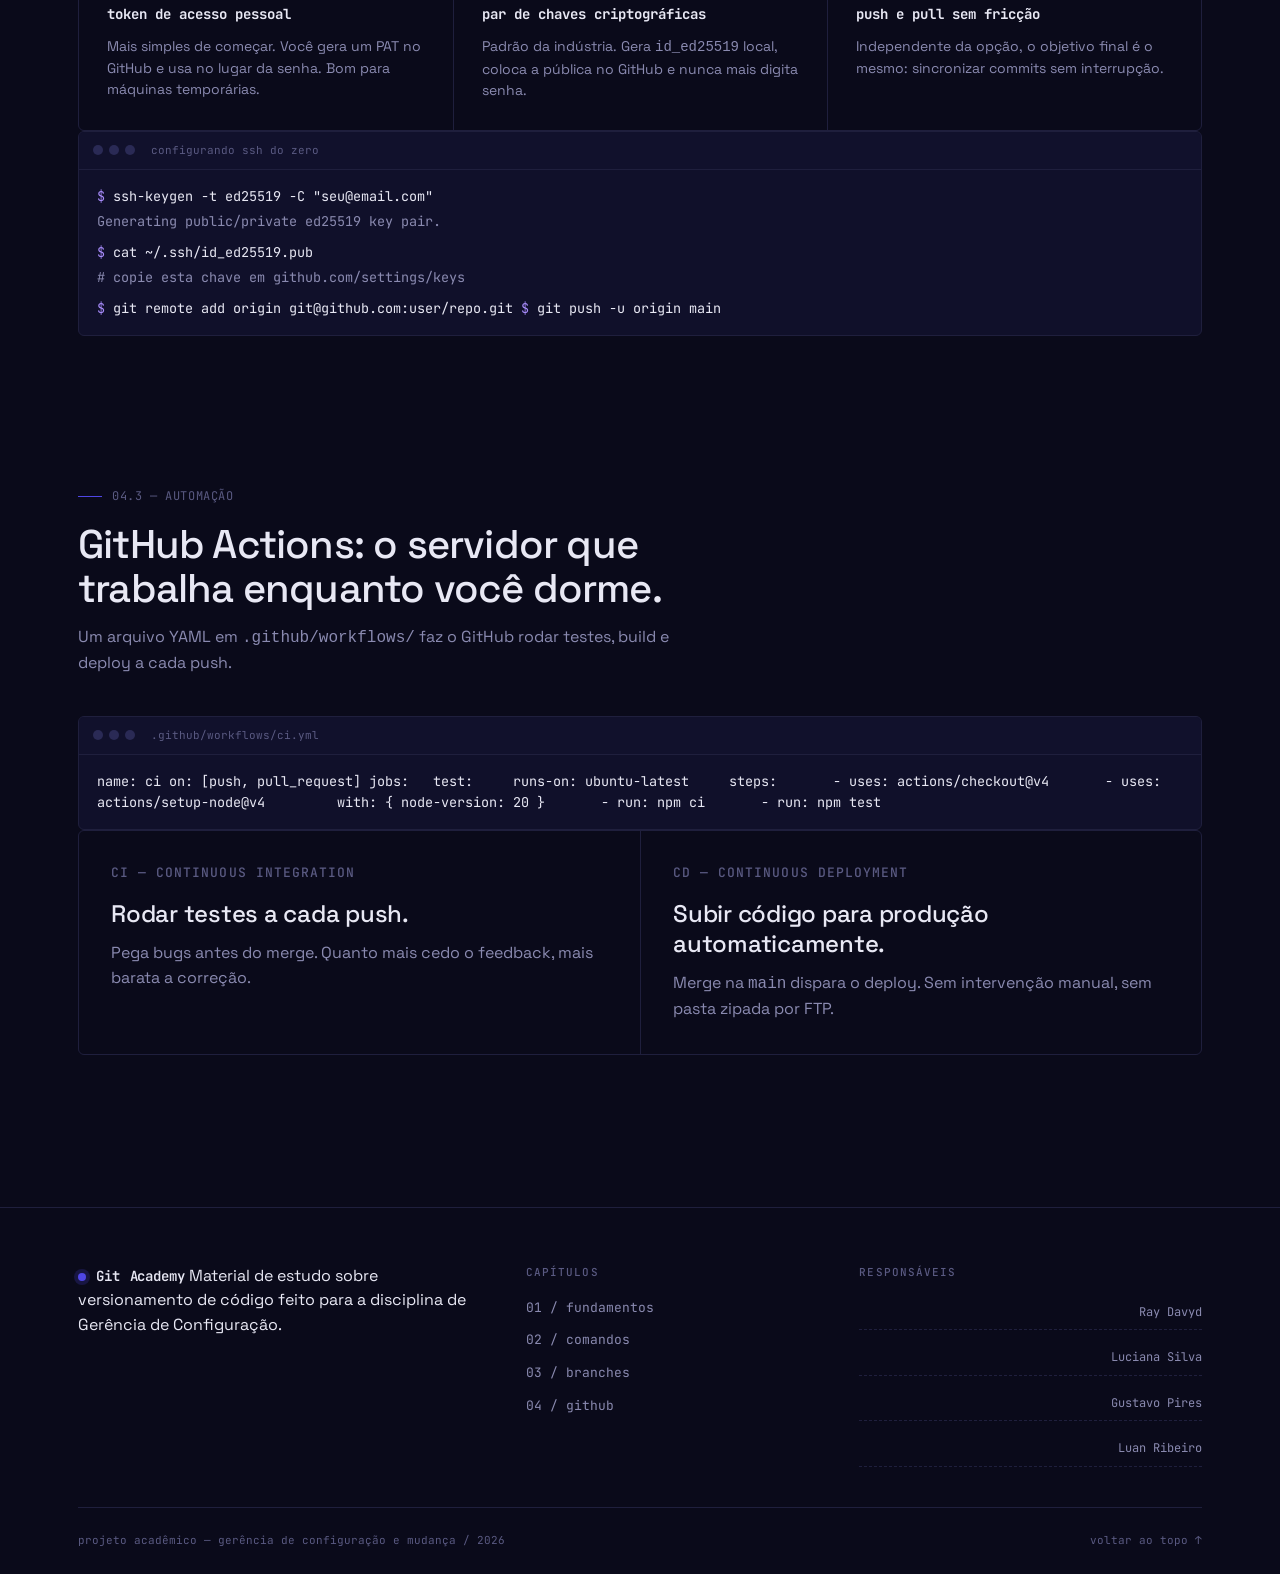
<file: github.html>
<!DOCTYPE html>
<html lang="pt-BR">

<head>
  <meta charset="UTF-8" />
  <meta name="viewport" content="width=device-width, initial-scale=1.0" />
  <title>Git Academy — 04 / GitHub e nuvem</title>
  <meta name="description"
    content="A diferença entre Git e GitHub, autenticação HTTPS vs SSH e automação com GitHub Actions." />
  <link rel="stylesheet" href="css/style.css" />
  <link rel="shortcut icon" href="assets/git-icon-logo-png-transparent.png" type="image/x-icon">
</head>

<body>

  <nav class="navbar">
    <div class="nav-inner">
      <a href="index.html" class="nav-brand">
        <span class="dot"></span>
        <span><b>Git</b> Academy</span>
      </a>
      <ul class="nav-links">
        <li><a href="index.html" data-num="01">fundamentos</a></li>
        <li><a href="comandos.html" data-num="02">comandos</a></li>
        <li><a href="branch.html" data-num="03">branches</a></li>
        <li><a href="github.html" data-num="04" class="active">github</a></li>
      </ul>
      <div class="nav-actions">
        <button class="nav-toggle" title="Menu">
          <span>☰</span>
        </button>
      </div>
    </div>
  </nav>

  <header class="hero">
    <div class="container">
      <div class="hero-grid">
        <div class="hero-num">capítulo<b>04</b></div>
        <div class="hero-content reveal">
          <h1>Git é a ferramenta. GitHub é o <em>lugar</em>.</h1>
          <p class="lead">Versionar é local. Colaborar é remoto. Aqui você liga as duas pontas — com autenticação que
            não vaza e automações que rodam sozinhas.</p>
          <div class="hero-meta">
            <span>git vs github</span>
            <span>https · ssh</span>
            <span>actions / ci-cd</span>
          </div>
          <div class="actions">
            <a href="#diff" class="btn primary">git vs github <span class="arrow">→</span></a>
            <a href="#auth" class="btn ghost">autenticação</a>
          </div>
        </div>
      </div>
    </div>
  </header>

  <section id="diff" class="reveal">
    <div class="container">
      <span class="section-label">04.1 — confusão clássica</span>
      <h2>Não é a mesma coisa. Nem é da mesma empresa.</h2>
      <p class="sub">Git foi criado em 2005 por Linus Torvalds. GitHub foi fundado em 2008 e hoje pertence à Microsoft.
      </p>

      <div class="split">
        <div>
          <h3>git</h3>
          <p class="big">software local, instalado no seu computador.</p>
          <p>Open source. Roda sem internet. Gerencia o histórico em <code>.git/</code> e não conhece nuvem alguma por
            padrão.</p>
        </div>
        <div class="winner">
          <h3>github</h3>
          <p class="big">plataforma web que hospeda repositórios git.</p>
          <p>Adiciona pull requests, issues, code review, actions, packages e uma interface visual. Não é a única —
            GitLab e Bitbucket fazem o mesmo papel.</p>
        </div>
      </div>
    </div>
  </section>

  <section id="auth" class="reveal">
    <div class="container">
      <span class="section-label">04.2 — autenticação</span>
      <h2>Conectar o repositório local ao remoto.</h2>
      <p class="sub">Senha não funciona mais. Você precisa de um token (HTTPS) ou de um par de chaves (SSH).</p>

      <div class="stages">
        <div class="stage">
          <div class="stage-num"><b>opção a</b> · https + pat</div>
          <h3>token de acesso pessoal</h3>
          <p>Mais simples de começar. Você gera um PAT no GitHub e usa no lugar da senha. Bom para máquinas temporárias.
          </p>
          <div class="arrow-r">→</div>
        </div>
        <div class="stage">
          <div class="stage-num"><b>opção b</b> · ssh</div>
          <h3>par de chaves criptográficas</h3>
          <p>Padrão da indústria. Gera <code>id_ed25519</code> local, coloca a pública no GitHub e nunca mais digita
            senha.</p>
          <div class="arrow-r">→</div>
        </div>
        <div class="stage">
          <div class="stage-num"><b>resultado</b></div>
          <h3>push e pull sem fricção</h3>
          <p>Independente da opção, o objetivo final é o mesmo: sincronizar commits sem interrupção.</p>
        </div>
      </div>

      <div class="terminal"">
        <div class=" terminal-bar"><span class="d"></span><span class="d"></span><span class="d"></span><span
          class="name">configurando ssh do zero</span></div>
      <div class="terminal-body">
        <span class="prompt">$</span> <span class="cmd">ssh-keygen -t ed25519 -C "seu@email.com"</span>
        <span class="out">Generating public/private ed25519 key pair.</span>
        <span class="prompt">$</span> <span class="cmd">cat ~/.ssh/id_ed25519.pub</span>
        <span class="out"># copie esta chave em github.com/settings/keys</span>
        <span class="prompt">$</span> <span class="cmd">git remote add origin git@github.com:user/repo.git</span>
        <span class="prompt">$</span> <span class="cmd">git push -u origin main</span>
      </div>
    </div>
    </div>
  </section>

  <section id="actions" class="reveal">
    <div class="container">
      <span class="section-label">04.3 — automação</span>
      <h2>GitHub Actions: o servidor que trabalha enquanto você dorme.</h2>
      <p class="sub">Um arquivo YAML em <code>.github/workflows/</code> faz o GitHub rodar testes, build e deploy a cada
        push.</p>

      <div class="terminal">
        <div class="terminal-bar"><span class="d"></span><span class="d"></span><span class="d"></span><span
            class="name">.github/workflows/ci.yml</span></div>
        <div class="terminal-body">
          <span class="cmd">name: ci</span>
          <span class="cmd">on: [push, pull_request]</span>
          <span class="cmd">jobs:</span>
          <span class="cmd">&nbsp;&nbsp;test:</span>
          <span class="cmd">&nbsp;&nbsp;&nbsp;&nbsp;runs-on: ubuntu-latest</span>
          <span class="cmd">&nbsp;&nbsp;&nbsp;&nbsp;steps:</span>
          <span class="cmd">&nbsp;&nbsp;&nbsp;&nbsp;&nbsp;&nbsp;- uses: actions/checkout@v4</span>
          <span class="cmd">&nbsp;&nbsp;&nbsp;&nbsp;&nbsp;&nbsp;- uses: actions/setup-node@v4</span>
          <span class="cmd">&nbsp;&nbsp;&nbsp;&nbsp;&nbsp;&nbsp;&nbsp;&nbsp;with: { node-version: 20 }</span>
          <span class="cmd">&nbsp;&nbsp;&nbsp;&nbsp;&nbsp;&nbsp;- run: npm ci</span>
          <span class="cmd">&nbsp;&nbsp;&nbsp;&nbsp;&nbsp;&nbsp;- run: npm test</span>
        </div>
      </div>

      <div class="split">
        <div>
          <h3>ci — continuous integration</h3>
          <p class="big">Rodar testes a cada push.</p>
          <p>Pega bugs antes do merge. Quanto mais cedo o feedback, mais barata a correção.</p>
        </div>
        <div>
          <h3>cd — continuous deployment</h3>
          <p class="big">Subir código para produção automaticamente.</p>
          <p>Merge na <code>main</code> dispara o deploy. Sem intervenção manual, sem pasta zipada por FTP.</p>
        </div>
      </div>
    </div>
  </section>

  <footer class="footer">
    <div class="container">
      <div class="footer-top">
        <div>
          <a href="index.html" class="nav-brand">
            <span class="dot"></span><span><b>Git</b></span>Academy</span>
          </a>
          Material de estudo sobre versionamento de código feito para a disciplina de Gerência de Configuração. </p>
        </div>
        <div>
          <h5>capítulos</h5>
          <ul>
            <li><a href="index.html">01 / fundamentos</a></li>
            <li><a href="comandos.html">02 / comandos</a></li>
            <li><a href="branch.html">03 / branches</a></li>
            <li><a href="github.html">04 / github</a></li>
          </ul>
        </div>
        <div>
          <h5>responsáveis</h5>
          <div class="team-list">
            <div class="team-row"><span></span><span>Ray Davyd</span></div>
            <div class="team-row"><span></span><span>Luciana Silva</span></div>
            <div class="team-row"><span></span><span>Gustavo Pires</span></div>
            <div class="team-row"><span></span><span>Luan Ribeiro</span></div>
          </div>
        </div>
      </div>
      <div class="footer-bottom">
        <span>projeto acadêmico — gerência de configuração e mudança / 2026</span>
        <a href="#top" onclick="window.scrollTo({top:0,behavior:'smooth'});return false;">voltar ao topo ↑</a>
      </div>
    </div>
  </footer>

  <script src="js/main.js"></script>
</body>

</html>
</file>
<file: css/style.css>
@import url('https://fonts.googleapis.com/css2?family=Space+Grotesk:wght@400;500;600;700&family=JetBrains+Mono:wght@400;500;600&display=swap');

:root {
  --bg: #0a0a1a;
  --bg-elev: #10102a;
  --line: #1f1f3d;
  --line-strong: #2a2a55;
  --text: #e8e8f4;
  --text-dim: #8a8ab0;
  --text-mute: #5a5a82;
  --indigo: #4f46e5;
  --indigo-soft: #6366f1;
  --violet: #a78bfa;
  --ok: #4ade80;

  --font-display: 'Space Grotesk', system-ui, sans-serif;
  --font-mono: 'JetBrains Mono', ui-monospace, monospace;

  --maxw: 1180px;
  --radius: 6px;
}

* {
  box-sizing: border-box;
  margin: 0;
  padding: 0;
}

html {
  scroll-behavior: smooth;
}

body {
  font-family: var(--font-display);
  background: var(--bg);
  color: var(--text);
  line-height: 1.55;
  font-size: 16px;
  -webkit-font-smoothing: antialiased;
  background-image: radial-gradient(circle at 1px 1px, var(--line) 1px, transparent 0);
  background-size: 32px 32px;
  background-attachment: fixed;
}

::selection {
  background: var(--indigo);
  color: #fff;
}

a {
  color: inherit;
  text-decoration: none;
}

.container {
  max-width: var(--maxw);
  margin: 0 auto;
  padding: 0 28px;
}

/* Nav */
.navbar {
  position: sticky;
  top: 0;
  z-index: 50;
  background: color-mix(in oklab, var(--bg) 85%, transparent);
  backdrop-filter: blur(14px);
  border-bottom: 1px solid var(--line);
}

.nav-inner {
  max-width: var(--maxw);
  margin: 0 auto;
  padding: 14px 28px;
  display: flex;
  align-items: center;
  justify-content: space-between;
  gap: 24px;
}

.nav-brand {
  display: inline-flex;
  align-items: center;
  gap: 10px;
  font-family: var(--font-mono);
  font-weight: 600;
  font-size: 14px;
  letter-spacing: -0.01em;
}

.nav-brand .dot {
  width: 8px;
  height: 8px;
  border-radius: 50%;
  background: var(--indigo);
  box-shadow: 0 0 0 4px color-mix(in oklab, var(--indigo) 20%, transparent);
}

.nav-brand .slash {
  color: var(--text-mute);
}

.nav-brand b {
  color: var(--text);
  font-weight: 600;
}

.nav-links {
  display: flex;
  gap: 4px;
  list-style: none;
}

.nav-links a {
  font-family: var(--font-mono);
  font-size: 13px;
  color: var(--text-dim);
  padding: 8px 12px;
  border-radius: 4px;
  transition: color .15s, background .15s;
  display: inline-flex;
  align-items: center;
  gap: 6px;
}

.nav-links a::before {
  content: attr(data-num);
  color: var(--text-mute);
  font-size: 11px;
}

.nav-links a:hover {
  color: var(--text);
}

.nav-links a.active {
  color: var(--text);
  background: var(--line);
}

.nav-links a.active::before {
  color: var(--indigo);
}

.nav-actions {
  display: flex;
  gap: 8px;
  align-items: center;
}

.nav-toggle {
  background: transparent;
  border: 1px solid var(--line);
  color: var(--text-dim);
  width: 34px;
  height: 34px;
  border-radius: 4px;
  cursor: pointer;
  display: none;
  align-items: center;
  justify-content: center;
  font-size: 16px;
  transition: border-color .15s, color .15s;
}

.nav-toggle:hover {
  color: var(--text);
  border-color: var(--line-strong);
}

/* Hero */
.hero {
  padding: 80px 0 60px;
  position: relative;
  overflow: hidden;
}

.hero-grid {
  display: grid;
  grid-template-columns: 120px 1fr;
  gap: 32px;
  align-items: start;
}

.hero-num {
  font-family: var(--font-mono);
  font-size: 13px;
  color: var(--text-mute);
  padding-top: 12px;
  border-top: 1px solid var(--line);
}

.hero-num b {
  color: var(--indigo);
  font-weight: 500;
  display: block;
  font-size: 64px;
  line-height: 1;
  margin-top: 8px;
  letter-spacing: -0.04em;
}

.hero-content {
  max-width: 720px;
}

.hero h1 {
  font-size: clamp(40px, 6vw, 72px);
  line-height: 1.02;
  font-weight: 500;
  letter-spacing: -0.035em;
  margin-bottom: 20px;
}

.hero h1 em {
  font-style: normal;
  color: var(--violet);
  position: relative;
}

.hero h1 em::after {
  content: '';
  position: absolute;
  left: 0;
  right: 0;
  bottom: 4px;
  height: 8px;
  background: color-mix(in oklab, var(--indigo) 35%, transparent);
  z-index: -1;
}

.hero .lead {
  font-size: 17px;
  color: var(--text-dim);
  max-width: 560px;
  margin-bottom: 32px;
}

.hero-meta {
  display: flex;
  gap: 24px;
  flex-wrap: wrap;
  font-family: var(--font-mono);
  font-size: 12px;
  color: var(--text-mute);
  margin-bottom: 28px;
  padding-bottom: 24px;
  border-bottom: 1px dashed var(--line);
}

.hero-meta span b {
  color: var(--text-dim);
  font-weight: 500;
}

.actions {
  display: flex;
  gap: 12px;
  flex-wrap: wrap;
}

.btn {
  display: inline-flex;
  align-items: center;
  gap: 8px;
  padding: 11px 18px;
  border-radius: 4px;
  font-family: var(--font-mono);
  font-size: 13px;
  font-weight: 500;
  cursor: pointer;
  border: 1px solid transparent;
  transition: transform .15s, background .15s, border-color .15s;
}

.btn.primary {
  background: var(--indigo);
  color: #fff;
}

.btn.primary:hover {
  background: var(--indigo-soft);
  transform: translateY(-1px);
}

.btn.ghost {
  background: transparent;
  border-color: var(--line-strong);
  color: var(--text);
}

.btn.ghost:hover {
  border-color: var(--violet);
  color: var(--violet);
}

.btn .arrow {
  transition: transform .15s;
}

.btn:hover .arrow {
  transform: translateX(3px);
}

/* Sections */
section {
  padding: 72px 0;
  position: relative;
}

.section-label {
  display: inline-flex;
  align-items: center;
  gap: 10px;
  font-family: var(--font-mono);
  font-size: 12px;
  color: var(--text-mute);
  margin-bottom: 18px;
  text-transform: uppercase;
  letter-spacing: 0.05em;
}

.section-label::before {
  content: '';
  width: 24px;
  height: 1px;
  background: var(--indigo);
}

section h2 {
  font-size: clamp(28px, 3.6vw, 40px);
  line-height: 1.1;
  font-weight: 500;
  letter-spacing: -0.02em;
  max-width: 720px;
  margin-bottom: 14px;
}

section .sub {
  color: var(--text-dim);
  max-width: 600px;
  font-size: 16px;
  margin-bottom: 40px;
}

/* Split */
.split {
  display: grid;
  grid-template-columns: 1fr 1fr;
  border: 1px solid var(--line);
  border-radius: var(--radius);
  overflow: hidden;
}

.split > div {
  padding: 32px;
}

.split > div + div {
  border-left: 1px solid var(--line);
}

.split h3 {
  font-family: var(--font-mono);
  font-size: 13px;
  font-weight: 500;
  color: var(--text-mute);
  text-transform: uppercase;
  letter-spacing: 0.08em;
  margin-bottom: 16px;
}

.split p {
  color: var(--text-dim);
}

.split .big {
  font-size: 24px;
  line-height: 1.25;
  color: var(--text);
  margin-bottom: 12px;
  font-weight: 500;
  letter-spacing: -0.01em;
}

.split .winner {
  background: color-mix(in oklab, var(--indigo) 8%, transparent);
}

.split .winner h3 {
  color: var(--violet);
}

/* Stages */
.stages {
  display: grid;
  grid-template-columns: repeat(3, 1fr);
  border: 1px solid var(--line);
  border-radius: var(--radius);
}

.stage {
  padding: 28px;
  position: relative;
}

.stage + .stage {
  border-left: 1px solid var(--line);
}

.stage-num {
  font-family: var(--font-mono);
  font-size: 11px;
  color: var(--text-mute);
  margin-bottom: 24px;
  display: flex;
  align-items: center;
  gap: 8px;
}

.stage-num b {
  color: var(--indigo);
  font-weight: 500;
}

.stage h3 {
  font-family: var(--font-mono);
  font-size: 14px;
  margin-bottom: 10px;
  color: var(--text);
}

.stage p {
  color: var(--text-dim);
  font-size: 14px;
}

.stage .arrow-r {
  position: absolute;
  right: -7px;
  top: 24px;
  width: 14px;
  height: 14px;
  background: var(--bg-elev);
  border: 1px solid var(--line);
  border-radius: 50%;
  display: flex;
  align-items: center;
  justify-content: center;
  color: var(--indigo);
  font-family: var(--font-mono);
  font-size: 10px;
  z-index: 2;
}

.stage:last-child .arrow-r {
  display: none;
}

/* Timeline */
.timeline {
  position: relative;
  padding-left: 32px;
  margin-top: 24px;
}

.timeline::before {
  content: '';
  position: absolute;
  left: 7px;
  top: 8px;
  bottom: 8px;
  width: 1px;
  background: var(--line-strong);
}

.t-item {
  position: relative;
  padding-bottom: 32px;
  padding-left: 4px;
}

.t-item::before {
  content: '';
  position: absolute;
  left: -29px;
  top: 6px;
  width: 14px;
  height: 14px;
  border-radius: 50%;
  background: var(--bg);
  border: 2px solid var(--indigo);
}

.t-year {
  font-family: var(--font-mono);
  font-size: 12px;
  color: var(--violet);
  display: block;
  margin-bottom: 4px;
}

.t-item h4 {
  font-size: 18px;
  font-weight: 500;
  margin-bottom: 6px;
  letter-spacing: -0.01em;
}

.t-item p {
  color: var(--text-dim);
  font-size: 15px;
}

/* Tabs */
.tabs {
  display: inline-flex;
  border: 1px solid var(--line);
  border-radius: 4px;
  padding: 4px;
  margin-bottom: 20px;
  gap: 2px;
}

.tab-btn {
  background: transparent;
  border: none;
  color: var(--text-mute);
  font-family: var(--font-mono);
  font-size: 12px;
  padding: 8px 14px;
  cursor: pointer;
  border-radius: 3px;
  transition: color .15s, background .15s;
}

.tab-btn:hover {
  color: var(--text);
}

.tab-btn.active {
  background: var(--indigo);
  color: #fff;
}

.tab-panel {
  display: none;
}

.tab-panel.active {
  display: block;
}

/* Terminal */
.terminal {
  border: 1px solid var(--line);
  border-radius: var(--radius);
  overflow: hidden;
  background: var(--bg-elev);
  font-family: var(--font-mono);
  font-size: 13.5px;
}

.terminal-bar {
  display: flex;
  align-items: center;
  gap: 6px;
  padding: 10px 14px;
  border-bottom: 1px solid var(--line);
  background: color-mix(in oklab, var(--bg-elev) 90%, var(--line));
}

.terminal-bar .d {
  width: 10px;
  height: 10px;
  border-radius: 50%;
  background: var(--line-strong);
}

.terminal-bar .name {
  margin-left: 10px;
  font-size: 11px;
  color: var(--text-mute);
}

.terminal-body {
  padding: 16px 18px;
}

.terminal-body .term-line {
  display: block;
}

.terminal-body .prompt {
  color: var(--violet);
}

.terminal-body .cmd {
  color: var(--text);
}

.terminal-body .out {
  display: block;
  color: var(--text-dim);
  margin: 4px 0 10px;
}

/* Cmd cards */
.cmd-list {
  display: grid;
  grid-template-columns: 1fr 1fr;
  gap: 16px;
}

.cmd-card {
  border: 1px solid var(--line);
  border-radius: var(--radius);
  padding: 22px;
  background: var(--bg-elev);
  position: relative;
  transition: border-color .15s, transform .15s;
}

.cmd-card:hover {
  border-color: var(--indigo);
}

.cmd-card .row1 {
  display: flex;
  align-items: center;
  justify-content: space-between;
  margin-bottom: 12px;
}

.cmd-card .tag {
  font-family: var(--font-mono);
  font-size: 10px;
  text-transform: uppercase;
  letter-spacing: 0.08em;
  color: var(--violet);
  padding: 3px 8px;
  border: 1px solid color-mix(in oklab, var(--violet) 40%, transparent);
  border-radius: 3px;
}

.cmd-card .copy {
  background: transparent;
  border: 1px solid var(--line);
  color: var(--text-mute);
  font-family: var(--font-mono);
  font-size: 11px;
  padding: 4px 10px;
  border-radius: 3px;
  cursor: pointer;
  transition: all .15s;
}

.cmd-card .copy:hover {
  color: var(--text);
  border-color: var(--line-strong);
}

.cmd-card .copy.ok {
  color: var(--ok);
  border-color: color-mix(in oklab, var(--ok) 50%, transparent);
}

.cmd-card h3 {
  font-family: var(--font-mono);
  font-size: 18px;
  font-weight: 500;
  margin-bottom: 8px;
  color: var(--text);
}

.cmd-card h3 .arg {
  color: var(--violet);
}

.cmd-card p {
  color: var(--text-dim);
  font-size: 14px;
  margin-bottom: 14px;
}

.cmd-card code.line {
  display: block;
  font-family: var(--font-mono);
  font-size: 13px;
  background: var(--bg);
  border: 1px solid var(--line);
  border-radius: 4px;
  padding: 10px 12px;
  color: var(--text);
}

.cmd-card code.line::before {
  content: '$ ';
  color: var(--text-mute);
}

.filter-bar {
  display: flex;
  gap: 4px;
  padding: 4px;
  border: 1px solid var(--line);
  border-radius: 4px;
  margin-bottom: 24px;
  width: max-content;
  max-width: 100%;
  overflow-x: auto;
}

.filter-btn {
  background: transparent;
  border: none;
  color: var(--text-mute);
  font-family: var(--font-mono);
  font-size: 12px;
  padding: 8px 14px;
  border-radius: 3px;
  cursor: pointer;
  white-space: nowrap;
}

.filter-btn:hover {
  color: var(--text);
}

.filter-btn.active {
  background: var(--indigo);
  color: #fff;
}

.cmd-group {
  display: none;
}

.cmd-group.active {
  display: grid;
}

/* Branch diagrama */
.branch-diagram {
  border: 1px solid var(--line);
  border-radius: var(--radius);
  padding: 40px 32px;
  background: linear-gradient(var(--bg-elev), var(--bg-elev)),
    radial-gradient(circle at 1px 1px, var(--line) 1px, transparent 0);
  background-size: 100% 100%, 16px 16px;
  position: relative;
}

.branch-row {
  position: relative;
  display: flex;
  align-items: center;
  gap: 16px;
  height: 56px;
}

.branch-row .branch-name {
  font-family: var(--font-mono);
  font-size: 12px;
  color: var(--text-dim);
  width: 100px;
  flex-shrink: 0;
  text-align: right;
}

.branch-row.main .branch-name { color: var(--violet); }
.branch-row.feature .branch-name { color: var(--ok); }

.branch-row .line {
  flex: 1;
  position: relative;
  height: 2px;
  background: var(--line-strong);
  border-radius: 1px;
  overflow: visible;
}

.branch-row.main .line { background: var(--indigo); }
.branch-row.feature .line { background: color-mix(in oklab, var(--ok) 50%, var(--line)); }

.branch-row .line .line-fill {
  position: absolute;
  left: 0;
  top: 0;
  height: 100%;
  width: 0%;
  background: inherit;
  border-radius: 1px;
  transition: width 0.6s ease;
}

.commit-dot {
  position: absolute;
  width: 12px;
  height: 12px;
  border-radius: 50%;
  background: var(--violet);
  top: 50%;
  transform: translate(-50%, -50%) scale(0.3);
  border: 2px solid var(--bg-elev);
  box-shadow: 0 0 0 1px var(--line-strong);
  opacity: 0;
  transition: opacity 0.35s ease, transform 0.35s cubic-bezier(0.34, 1.56, 0.64, 1);
}

.commit-dot.show {
  opacity: 1;
  transform: translate(-50%, -50%) scale(1);
}

.branch-row.feature .commit-dot { background: var(--ok); }

.commit-label {
  position: absolute;
  top: -55px;
  transform: translateX(-50%);
  font-family: var(--font-mono);
  font-size: 10px;
  color: var(--text-mute);
  opacity: 0;
  transition: opacity 0.3s ease 0.15s;
}

.commit-dot.show .commit-label {
  opacity: 1;
}

.commit-dot.merge-highlight {
  box-shadow: 0 0 0 1px var(--violet), 0 0 0 6px color-mix(in oklab, var(--violet) 25%, transparent);
  animation: mergePulse 1.1s ease-out;
}

@keyframes mergePulse {
  0% {
    box-shadow: 0 0 0 1px var(--violet), 0 0 0 0 color-mix(in oklab, var(--violet) 60%, transparent);
  }
  100% {
    box-shadow: 0 0 0 1px var(--violet), 0 0 0 10px transparent;
  }
}

.merge-connector {
  position: absolute;
  pointer-events: none;
  overflow: visible;
}

.merge-connector path {
  fill: none;
  stroke: var(--violet);
  stroke-width: 2;
  stroke-dasharray: 200;
  stroke-dashoffset: 200;
  transition: stroke-dashoffset 0.7s ease;
}

.merge-connector.show path {
  stroke-dashoffset: 0;
}

.diagram-controls {
  display: flex;
  gap: 10px;
  margin-bottom: 24px;
  flex-wrap: wrap;
}

.diagram-controls .btn {
  padding: 9px 16px;
  font-size: 12.5px;
}

.diagram-controls .btn:disabled {
  opacity: 0.4;
  cursor: not-allowed;
  transform: none;
}

/* Conflict */
.conflict {
  font-family: var(--font-mono);
  font-size: 13px;
  background: var(--bg);
  border: 1px solid var(--line);
  border-radius: 4px;
  overflow: hidden;
}

.conflict .ln {
  padding: 6px 14px;
  display: flex;
  gap: 14px;
}

.conflict .ln .n {
  color: var(--text-mute);
  width: 16px;
  text-align: right;
  flex-shrink: 0;
}

.conflict .ln.head {
  background: color-mix(in oklab, var(--ok) 12%, transparent);
  color: var(--ok);
}

.conflict .ln.incoming {
  background: color-mix(in oklab, var(--indigo) 14%, transparent);
  color: var(--violet);
}

.conflict .ln.marker { color: var(--text-mute); }

/* Footer */
.footer {
  border-top: 1px solid var(--line);
  padding: 56px 0 28px;
  margin-top: 80px;
}

.footer-top {
  display: grid;
  grid-template-columns: 1.4fr 1fr 1.2fr;
  gap: 48px;
  padding-bottom: 40px;
  border-bottom: 1px solid var(--line);
}

.footer-top h5 {
  font-family: var(--font-mono);
  font-size: 11px;
  text-transform: uppercase;
  color: var(--text-mute);
  letter-spacing: 0.1em;
  margin-bottom: 14px;
  font-weight: 500;
}

.footer-top p {
  color: var(--text-dim);
  font-size: 14px;
  max-width: 340px;
}

.footer-top ul {
  list-style: none;
  display: grid;
  gap: 8px;
}

.footer-top ul a {
  font-family: var(--font-mono);
  font-size: 13px;
  color: var(--text-dim);
  transition: color .15s;
}

.footer-top ul a:hover { color: var(--violet); }

.team-list {
  display: grid;
  gap: 10px;
}

.team-row {
  display: flex;
  justify-content: space-between;
  font-family: var(--font-mono);
  font-size: 12px;
  padding: 8px 0;
  border-bottom: 1px dashed var(--line);
}

.team-row span:first-child { color: var(--text-mute); }
.team-row span:last-child { color: var(--text-dim); }

.footer-bottom {
  padding-top: 24px;
  display: flex;
  justify-content: space-between;
  align-items: center;
  font-family: var(--font-mono);
  font-size: 11px;
  color: var(--text-mute);
  flex-wrap: wrap;
  gap: 12px;
}

/* Reveal */
.reveal {
  opacity: 0;
  transform: translateY(16px);
  transition: opacity .6s, transform .6s;
}

.reveal.in {
  opacity: 1;
  transform: none;
}

/* Responsivo */
@media (max-width: 860px) {
  .nav-toggle {
    display: inline-flex;
  }

  .nav-links {
    position: absolute;
    top: 100%;
    left: 0;
    right: 0;
    flex-direction: column;
    background: var(--bg);
    border-bottom: 1px solid var(--line);
    padding: 12px;
    display: none;
  }

  .nav-links.open {
    display: flex;
  }

  .hero-grid {
    grid-template-columns: 1fr;
    gap: 16px;
  }

  .hero-num b {
    font-size: 40px;
  }

  .split,
  .stages {
    grid-template-columns: 1fr;
  }

  .split > div + div,
  .stage + .stage {
    border-left: none;
    border-top: 1px solid var(--line);
  }

  .stage .arrow-r {
    display: none;
  }

  .cmd-list {
    grid-template-columns: 1fr;
  }

  .footer-top {
    grid-template-columns: 1fr;
    gap: 32px;
  }

  .branch-row .branch-name {
    width: 80px;
    font-size: 11px;
  }

  .diagram-controls {
    width: 100%;
  }

  .diagram-controls .btn {
    flex: 1;
    justify-content: center;
  }
}

@media (prefers-reduced-motion: reduce) {
  .commit-dot,
  .commit-label,
  .line-fill,
  .merge-connector path {
    transition-duration: 0.01ms !important;
    animation: none !important;
  }
}
</file>
